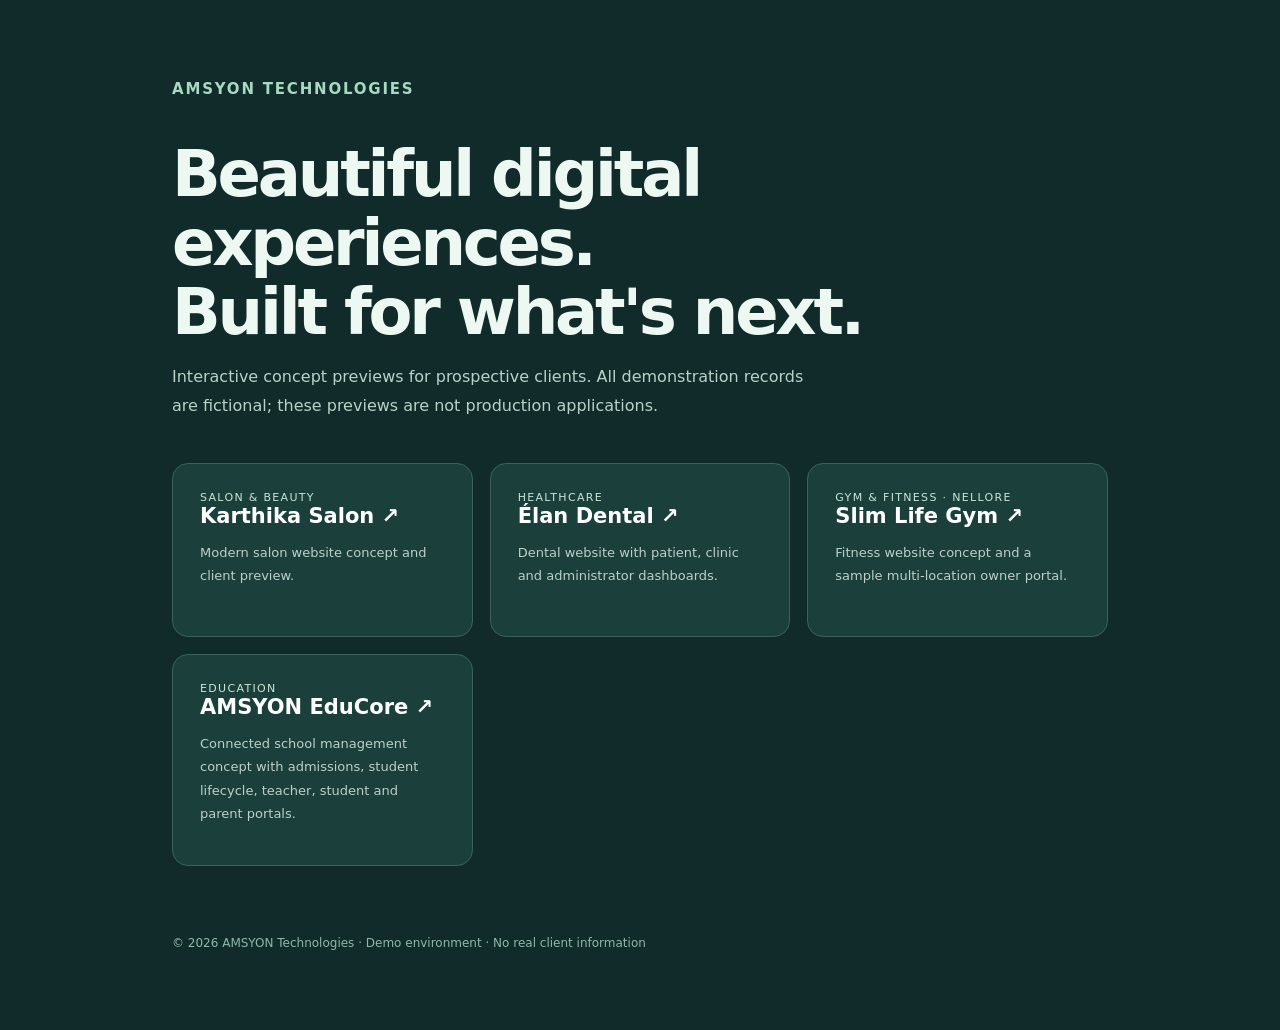
<file: index.html>
<!doctype html><html lang="en"><head><meta charset="utf-8"><meta name="viewport" content="width=device-width,initial-scale=1"><title>AMSYON Technologies | Client Preview Gallery</title><meta name="description" content="AMSYON Technologies client website previews"><style>*{box-sizing:border-box}body{margin:0;background:#102b29;color:#edf8f3;font-family:system-ui,-apple-system,Segoe UI,sans-serif}main{max-width:980px;margin:auto;padding:80px 22px}header{font-weight:800;letter-spacing:.12em;color:#a7d9c0;font-size:15px}h1{font-size:clamp(36px,6vw,64px);line-height:1.08;letter-spacing:-.05em;margin:42px 0 14px}p{color:#bbd1c8;line-height:1.8;max-width:650px}.grid{display:grid;grid-template-columns:repeat(auto-fit,minmax(250px,1fr));gap:17px;margin-top:42px}.card{display:block;background:#1b3f3b;border:1px solid #38635b;border-radius:16px;padding:27px;color:white;text-decoration:none;transition:transform .15s}.card:hover{transform:translateY(-4px);border-color:#b3dfcc}.card h2{font-size:21px;margin:0 0 11px}.card p{font-size:13px;min-height:55px}.tag{color:#c7e6d5;font-size:11px;text-transform:uppercase;letter-spacing:.12em}footer{margin-top:70px;color:#90b7aa;font-size:12px}</style></head><body><main><header>AMSYON TECHNOLOGIES</header><h1>Beautiful digital experiences.<br>Built for what's next.</h1><p>Interactive concept previews for prospective clients. All demonstration records are fictional; these previews are not production applications.</p><div class="grid"><a class="card" href="./karthika/"><div class="tag">Salon & beauty</div><h2>Karthika Salon ↗</h2><p>Modern salon website concept and client preview.</p></a><a class="card" href="./dental-clinic/"><div class="tag">Healthcare</div><h2>Élan Dental ↗</h2><p>Dental website with patient, clinic and administrator dashboards.</p></a><a class="card" href="./slimlife-gym/"><div class="tag">Gym & fitness · Nellore</div><h2>Slim Life Gym ↗</h2><p>Fitness website concept and a sample multi-location owner portal.</p></a><a class="card" href="./school-system/"><div class="tag">Education</div><h2>AMSYON EduCore ↗</h2><p>Connected school management concept with admissions, student lifecycle, teacher, student and parent portals.</p></a></div><footer>© 2026 AMSYON Technologies · Demo environment · No real client information</footer></main></body></html>
</file>
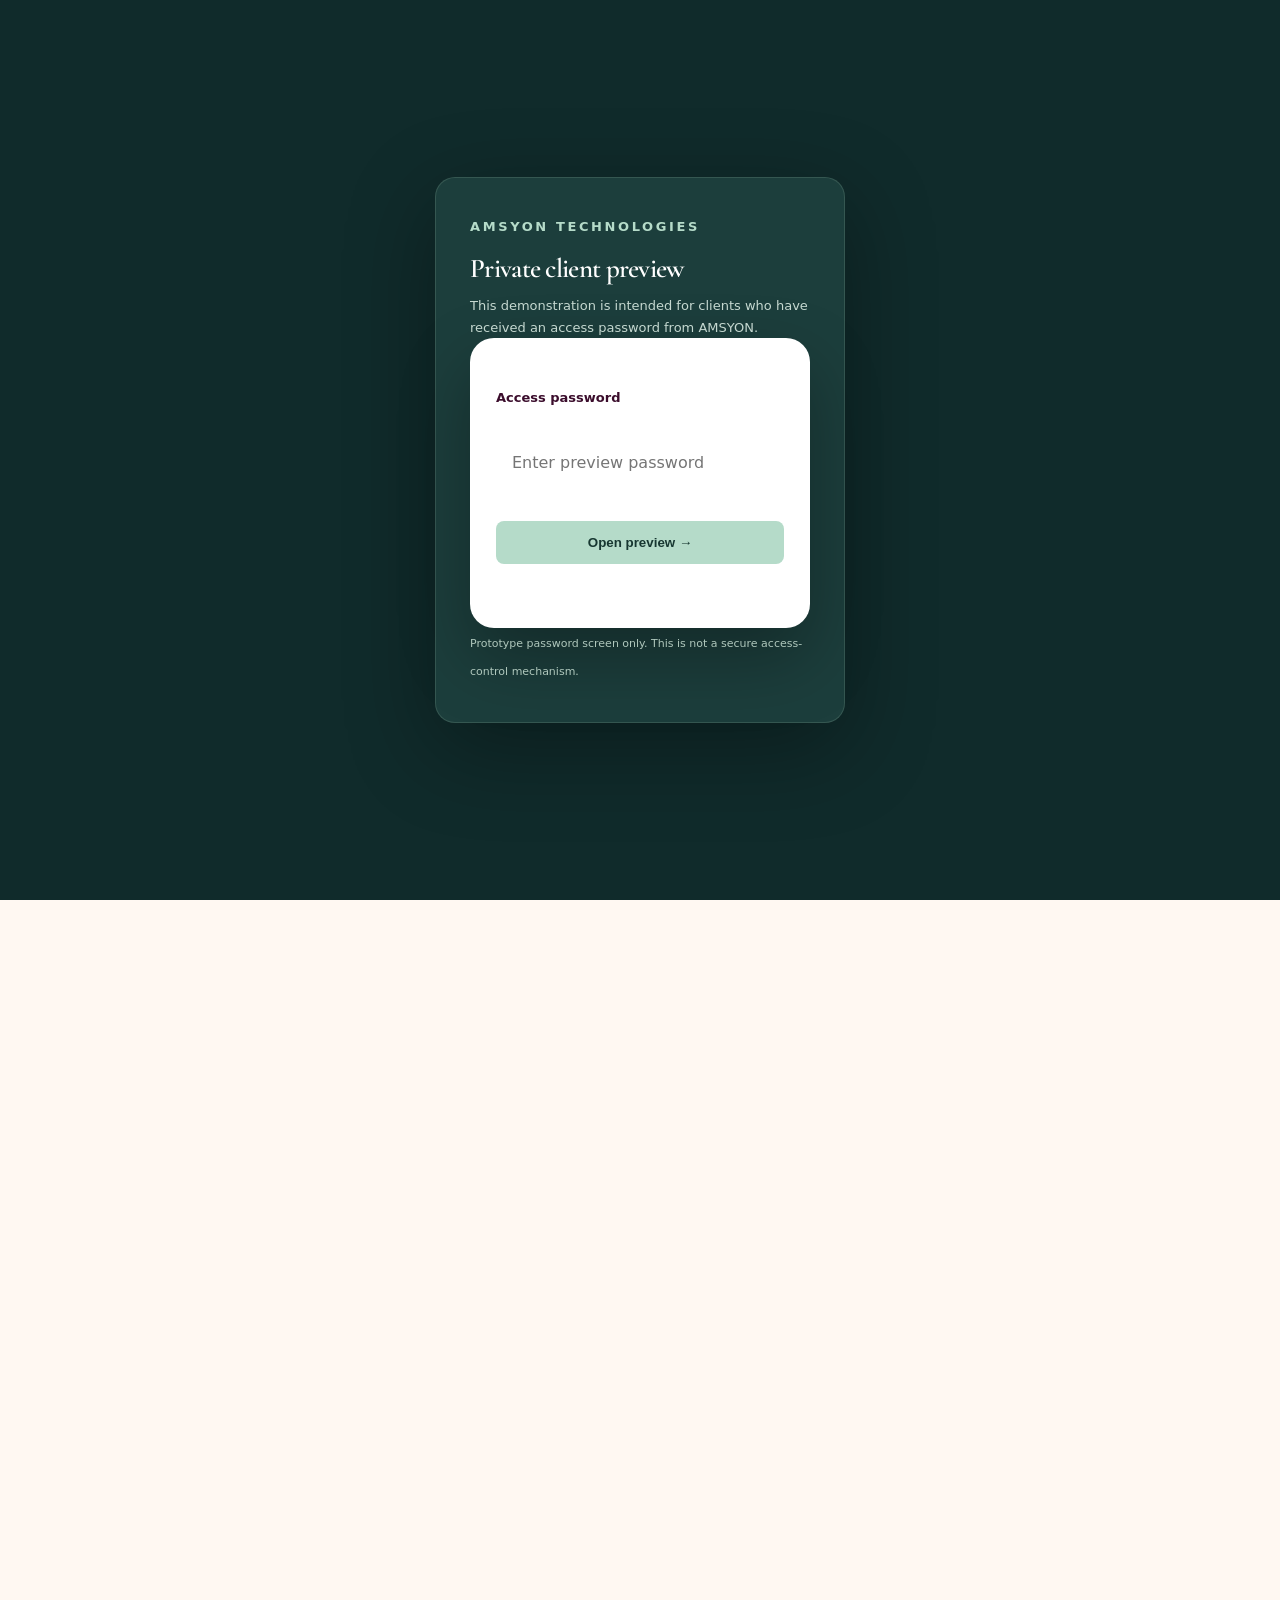
<file: karthika/index.html>
<!DOCTYPE html>
<html lang="en">
<head>
<meta charset="utf-8">
<meta name="viewport" content="width=device-width, initial-scale=1">
<meta name="robots" content="noindex, nofollow">
<title>Karthika's Bridal Studio Sample</title>
<meta name="description" content="Sample website for Karthika's Salon & Bridal Studio, Magunta Layout, Nellore. Prepared by AMSYON Technologies.">
<meta property="og:title" content="Karthika's Salon &amp; Bridal Studio, Nellore">
<meta property="og:description" content="Bridal makeup, pelli jada, saree draping and bridal jewellery in Magunta Layout, Nellore. Book your date on WhatsApp.">
<meta property="og:type" content="website">
<link rel="preconnect" href="https://fonts.googleapis.com">
<link rel="preconnect" href="https://fonts.gstatic.com" crossorigin>
<link href="https://fonts.googleapis.com/css2?family=Cormorant+Garamond:ital,wght@0,500;0,600;0,700;1,500;1,600&family=Jost:wght@400;500;600&family=Hind+Guntur:wght@500;600&display=swap" rel="stylesheet">
<style>
:root{
  --plum:#3B0D2C;
  --plum-2:#5C1846;
  --rose:#C2185B;
  --rose-soft:#F8E1EA;
  --gold:#C9A14A;
  --ivory:#FFF8F2;
  --ink:#2B1623;
  --muted:#76586A;
  --line:#EBD9DF;
  --display:"Cormorant Garamond", Georgia, "Times New Roman", serif;
  --body:"Jost", "Poppins", system-ui, -apple-system, "Segoe UI", sans-serif;
  --telugu:"Hind Guntur", "Noto Sans Telugu", sans-serif;
  /* layout: deep plum hero with an arch portrait frame, ivory sections below, left-aligned editorial rhythm, phone-first */
  color-scheme: light;
}
*{box-sizing:border-box;margin:0;padding:0}
html{scroll-behavior:smooth}
@media (prefers-reduced-motion: reduce){html{scroll-behavior:auto}}
body{background:var(--ivory);color:var(--ink);font-family:var(--body);font-size:17px;line-height:1.6}
img,canvas{max-width:100%;display:block}
a{color:inherit}
:focus-visible{outline:3px solid var(--gold);outline-offset:3px;border-radius:6px}
h1,h2,h3,.step .n,.price{font-family:var(--display);font-weight:600;line-height:1.08;text-wrap:balance;letter-spacing:.2px;font-variant-numeric:lining-nums}
.wrap{width:min(1120px,100% - 40px);margin-inline:auto}
.eyebrow{font-size:13px;letter-spacing:2.2px;text-transform:uppercase;font-weight:500;color:var(--gold)}

/* sample notice */
.demo{background:#1E0716;color:#F3DCE6;font-size:13px;line-height:1.45;padding:9px 0;text-align:left}
.demo .wrap{display:flex;gap:10px;align-items:center;justify-content:space-between;flex-wrap:wrap}
.demo b{color:#fff;font-weight:600}
.demo a{color:var(--gold);text-decoration:none;font-weight:500;white-space:nowrap}

/* header */
header{background:var(--plum);color:#fff;position:sticky;top:0;z-index:20;border-bottom:1px solid rgba(201,161,74,.25)}
header .wrap{display:flex;align-items:center;justify-content:space-between;gap:16px;padding:12px 0}
.brand{display:flex;flex-direction:column;line-height:1;text-decoration:none}
.brand .k{font-family:var(--display);font-style:italic;font-weight:600;font-size:30px;color:#fff}
.brand .k span{color:#F48FB1}
.brand .s{font-size:10.5px;letter-spacing:2.6px;text-transform:uppercase;color:var(--gold);margin-top:4px}
nav{display:flex;gap:22px;align-items:center}
nav a.nl{text-decoration:none;font-size:15px;color:#F3DCE6}
nav a.nl:hover{color:#fff}
.btn{display:inline-flex;align-items:center;justify-content:center;gap:10px;border-radius:999px;padding:13px 22px;font-weight:500;font-size:16px;text-decoration:none;border:1.5px solid transparent;cursor:pointer;font-family:var(--body);transition:transform .15s ease, background .15s ease}
.btn:hover{transform:translateY(-1px)}
.btn-wa{background:#1FAF55;color:#fff}
.btn-wa:hover{background:#18984A}
.btn-gold{background:var(--gold);color:var(--plum)}
.btn-ghost{border-color:rgba(255,255,255,.45);color:#fff}
.btn-ghost:hover{background:rgba(255,255,255,.08)}
.btn-line{border-color:var(--rose);color:var(--rose);background:transparent}
.btn-line:hover{background:var(--rose-soft)}
.btn svg{width:20px;height:20px;flex:none}
.hdr-wa{padding:10px 16px;font-size:14px}
@media (max-width:760px){nav a.nl{display:none}}

/* hero */
.hero{background:radial-gradient(900px 500px at 85% 10%, #6E1D52 0%, transparent 60%), var(--plum);color:#fff;overflow:hidden}
.hero .wrap{display:grid;grid-template-columns:1.15fr .85fr;gap:48px;align-items:center;padding:56px 0 64px}
.hero h1{font-size:clamp(42px,6vw,72px);font-weight:600}
.hero h1 em{font-style:italic;color:#F7B7CF;font-weight:500}
.te{font-family:var(--telugu);font-weight:600;font-size:19px;color:var(--gold);margin-top:14px;line-height:1.5}
.hero p.lede{margin-top:18px;max-width:52ch;color:#F2DCE6;font-size:18px}
.hero .ctas{display:flex;gap:12px;flex-wrap:wrap;margin-top:28px}
.facts{display:flex;flex-wrap:wrap;gap:10px 22px;margin-top:30px;padding-top:22px;border-top:1px solid rgba(201,161,74,.3);font-size:14.5px;color:#EBCFDC}
.facts span{display:flex;align-items:center;gap:8px}
.facts i{width:7px;height:7px;border-radius:50%;background:var(--gold);display:inline-block}
.arch{position:relative;aspect-ratio:4/5;border-radius:999px 999px 28px 28px;overflow:hidden;border:2px solid rgba(201,161,74,.6);box-shadow:0 0 0 10px rgba(201,161,74,.08),0 40px 80px rgba(0,0,0,.35)}
.arch canvas{position:absolute;inset:0;width:100%;height:100%}
.arch .cap{position:absolute;left:0;right:0;bottom:0;padding:22px;background:linear-gradient(transparent,rgba(30,7,22,.85));font-size:14px;color:#F5DFE9}
.arch .cap b{display:block;font-family:var(--display);font-size:24px;font-weight:600;font-style:italic;color:#fff}
@media (max-width:860px){
  .hero .wrap{grid-template-columns:1fr;gap:36px;padding:40px 0 48px}
  .arch{max-width:340px;width:100%;justify-self:center}
}

/* offer band */
.offer{background:linear-gradient(90deg,#B0124F,#D63F7A);color:#fff}
.offer .wrap{display:flex;gap:18px;align-items:center;justify-content:space-between;flex-wrap:wrap;padding:20px 0}
.offer .tag{font-size:12px;letter-spacing:2px;text-transform:uppercase;background:rgba(255,255,255,.18);padding:5px 12px;border-radius:999px;font-weight:600}
.offer h3{font-size:clamp(24px,3vw,30px);font-weight:700}
.offer p{font-size:15px;color:#FFE4EE;margin-top:2px}
.offer .txt{display:flex;flex-direction:column;gap:6px;max-width:720px}

/* sections */
section{padding:72px 0}
.sec-head{display:grid;gap:10px;max-width:640px;margin-bottom:36px}
.sec-head h2{font-size:clamp(34px,4.5vw,48px);color:var(--plum)}
.sec-head p{color:var(--muted)}

/* services */
.grid-3{display:grid;grid-template-columns:repeat(3,1fr);gap:18px}
@media (max-width:900px){.grid-3{grid-template-columns:repeat(2,1fr)}}
@media (max-width:560px){.grid-3{grid-template-columns:1fr}}
.svc{background:#fff;border:1px solid var(--line);border-radius:20px;padding:24px;display:grid;gap:10px;align-content:start}
.svc .ic{width:48px;height:48px;border-radius:14px;background:var(--rose-soft);display:flex;align-items:center;justify-content:center}
.svc .ic svg{width:26px;height:26px}
.svc h3{font-size:26px;color:var(--plum)}
.svc p{color:var(--muted);font-size:15.5px}

/* packages */
.pk-sec{background:#fff;border-block:1px solid var(--line)}
.pkgs{display:grid;grid-template-columns:repeat(3,1fr);gap:18px}
@media (max-width:900px){.pkgs{grid-template-columns:1fr}}
.pkg{border:1px solid var(--line);border-radius:22px;padding:28px;display:flex;flex-direction:column;gap:16px;background:var(--ivory)}
.pkg.hl{background:var(--plum);color:#fff;border-color:var(--plum)}
.pkg h3{font-size:30px;color:var(--plum)}
.pkg.hl h3{color:#fff}
.pkg .for{font-size:14px;color:var(--muted)}
.pkg.hl .for{color:#EBCFDC}
.pkg ul{list-style:none;display:grid;gap:9px;font-size:15.5px}
.pkg li{display:flex;gap:10px;align-items:flex-start}
.pkg li svg{width:18px;height:18px;flex:none;margin-top:4px}
.pkg .price{font-family:var(--display);font-size:22px;font-style:italic;color:var(--rose);margin-top:auto}
.pkg.hl .price{color:#F7B7CF}
.pkg .btn{align-self:flex-start}
.pkg.hl .btn-line{border-color:var(--gold);color:var(--gold)}
.pkg.hl .btn-line:hover{background:rgba(201,161,74,.12)}
.note{margin-top:18px;font-size:14px;color:var(--muted)}

/* gallery */
.gal{display:grid;grid-template-columns:repeat(4,1fr);gap:14px}
@media (max-width:900px){.gal{grid-template-columns:repeat(2,1fr)}}
.tile{position:relative;aspect-ratio:3/4;border-radius:18px;overflow:hidden;background:var(--plum)}
.tile canvas{position:absolute;inset:0;width:100%;height:100%}
.tile .lbl{position:absolute;left:12px;right:12px;bottom:12px;color:#fff;font-family:var(--display);font-style:italic;font-weight:600;font-size:22px;line-height:1.1;text-shadow:0 2px 12px rgba(0,0,0,.4)}
.tile .lbl small{display:block;font-family:var(--body);font-style:normal;font-size:12px;letter-spacing:1.4px;text-transform:uppercase;color:#F3D99B;margin-top:4px;font-weight:500}
.gal-foot{display:flex;gap:14px;align-items:center;justify-content:space-between;flex-wrap:wrap;margin-top:22px}
.gal-foot p{color:var(--muted);font-size:15px;max-width:60ch}

/* steps */
.steps{display:grid;grid-template-columns:repeat(3,1fr);gap:18px;counter-reset:s}
@media (max-width:760px){.steps{grid-template-columns:1fr}}
.step{border-top:2px solid var(--gold);padding-top:18px;display:grid;gap:6px}
.step .n{font-family:var(--display);font-size:44px;line-height:1;color:var(--rose);font-weight:600}
.step h3{font-size:26px;color:var(--plum)}
.step p{color:var(--muted);font-size:15.5px}

/* booking */
.book{background:var(--plum);color:#fff}
.book .wrap{display:grid;grid-template-columns:.9fr 1.1fr;gap:44px;align-items:start}
@media (max-width:860px){.book .wrap{grid-template-columns:1fr}}
.book h2{font-size:clamp(34px,4.5vw,48px)}
.book .side p{color:#EBCFDC;margin-top:12px;max-width:44ch}
.contact{display:grid;gap:14px;margin-top:26px}
.contact div{display:flex;gap:14px;align-items:flex-start}
.contact svg{width:22px;height:22px;flex:none;margin-top:3px}
.contact b{display:block;font-weight:500;color:#fff}
.contact span{color:#EBCFDC;font-size:15.5px}
.contact a{color:var(--gold);text-decoration:none}
form{background:#fff;color:var(--ink);border-radius:24px;padding:26px;display:grid;gap:16px;box-shadow:0 30px 70px rgba(0,0,0,.3)}
.row2{display:grid;grid-template-columns:1fr 1fr;gap:14px}
@media (max-width:520px){.row2{grid-template-columns:1fr}}
label{display:grid;gap:6px;font-size:14px;font-weight:500;color:var(--plum)}
input,select,textarea{font:inherit;font-size:16px;color:var(--ink);background:var(--ivory);border:1.5px solid var(--line);border-radius:12px;padding:12px 14px;width:100%}
input:focus,select:focus,textarea:focus{border-color:var(--rose);outline:none;box-shadow:0 0 0 3px rgba(194,24,91,.15)}
textarea{min-height:84px;resize:vertical}
form .btn-wa{width:100%;padding:16px;font-size:17px}
.fine{font-size:13px;color:var(--muted)}

/* visit */
.visit .wrap{display:grid;grid-template-columns:1fr 1fr;gap:18px}
@media (max-width:760px){.visit .wrap{grid-template-columns:1fr}}
.card{background:#fff;border:1px solid var(--line);border-radius:22px;padding:28px;display:grid;gap:12px;align-content:start}
.card h3{font-size:30px;color:var(--plum)}
.card p{color:var(--muted)}
.hours{display:grid;grid-template-columns:auto 1fr;gap:4px 18px;font-size:15.5px}
.hours dt{color:var(--muted)}
.hours dd{font-variant-numeric:tabular-nums;color:var(--ink)}
.card .btns{display:flex;gap:10px;flex-wrap:wrap;margin-top:6px}

footer{background:#1E0716;color:#CDB0BF;font-size:14px;padding:30px 0 96px}
footer .wrap{display:flex;gap:16px;justify-content:space-between;flex-wrap:wrap}
footer a{color:var(--gold);text-decoration:none}

/* floating WhatsApp */
.fab{position:fixed;right:18px;bottom:18px;z-index:30;width:60px;height:60px;border-radius:50%;background:#1FAF55;display:flex;align-items:center;justify-content:center;box-shadow:0 12px 30px rgba(0,0,0,.3)}
.fab svg{width:32px;height:32px}
</style>

<style id="amsyon-preview-lock-style">
html.amsyon-locked body>*:not(#amsyon-gate){visibility:hidden!important}
#amsyon-gate{position:fixed;inset:0;z-index:2147483647;background:#102b2b;color:#f9fcfa;display:grid;place-items:center;padding:20px;font-family:system-ui,-apple-system,sans-serif}
#amsyon-gate .amsyon-box{width:min(100%,410px);padding:39px 34px;border:1px solid #54776b70;background:#1c3e3c;border-radius:20px;box-shadow:0 25px 90px #0005}
#amsyon-gate h2{font-size:27px;letter-spacing:-.7px;margin:0 0 12px;color:white}
#amsyon-gate p{line-height:1.65;color:#c5d8d0;font-size:13px}
#amsyon-gate label{display:block;font-weight:700;margin:24px 0 9px;font-size:13px}
#amsyon-gate input{width:100%;padding:14px;background:white;color:#142c2c;border:2px solid transparent;border-radius:8px;box-sizing:border-box}
#amsyon-gate button{width:100%;margin-top:14px;padding:14px;background:#b5dbc9;border:0;border-radius:8px;color:#173731;font-weight:800;cursor:pointer}
#amsyon-gate .amsyon-error{min-height:22px;color:#ffd1c7!important}
#amsyon-gate small{font-size:11px;color:#afc7bc}
</style>
<script id="amsyon-preview-lock-script">
(function(){
  "use strict";
  var key="amsyon-preview-visitor-unlocked-v1";
  var expected="dd593482029005cdec14f5dfd1e2005c4bdfc3d67537582da0ee107374c73dbe";
  try { if(sessionStorage.getItem(key)==="yes") return; }catch(e){}
  document.documentElement.classList.add("amsyon-locked");
  function addGate(){
    var gate=document.createElement("div");gate.id="amsyon-gate";
    gate.innerHTML='<div class="amsyon-box"><div style="font-size:13px;font-weight:800;letter-spacing:.2em;color:#b5dbc9;margin-bottom:16px">AMSYON TECHNOLOGIES</div><h2>Private client preview</h2><p>This demonstration is intended for clients who have received an access password from AMSYON.</p><form id="amsyon-unlock-form"><label for="amsyon-password">Access password</label><input type="password" id="amsyon-password" autocomplete="off" required placeholder="Enter preview password"><button type="submit">Open preview →</button><p class="amsyon-error" role="alert" id="amsyon-unlock-error"></p></form><small>Prototype password screen only. This is not a secure access-control mechanism.</small></div>';
    document.body.appendChild(gate);
    document.getElementById("amsyon-unlock-form").addEventListener("submit",async function(ev){
      ev.preventDefault();
      var pwd=document.getElementById("amsyon-password").value;
      var data=new TextEncoder().encode(pwd);
      var hash=Array.from(new Uint8Array(await crypto.subtle.digest("SHA-256",data))).map(x=>x.toString(16).padStart(2,"0")).join("");
      if(hash===expected){
        try{sessionStorage.setItem(key,"yes")}catch(e){}
        document.documentElement.classList.remove("amsyon-locked");gate.remove();
      }else{document.getElementById("amsyon-unlock-error").textContent="Incorrect password. Please try again.";document.getElementById("amsyon-password").value=""}
    });
  }
  if(document.readyState==="loading")document.addEventListener("DOMContentLoaded",addGate,{once:true});else addGate();
})();
</script>
</head>
<body>

<div class="demo" role="note">
  <div class="wrap">
    <span><b>Sample website</b> made for Karthika's Bridal Studio by AMSYON Technologies. This is a preview, not the studio's live site yet.</span>
    <a href="https://www.amsyon.com">www.amsyon.com</a>
  </div>
</div>

<header>
  <div class="wrap">
    <a class="brand" href="#top" aria-label="Karthika's Salon and Bridal Studio, home">
      <span class="k">Karthika<span>'s</span></span>
      <span class="s">Salon &amp; Bridal Studio</span>
    </a>
    <nav aria-label="Main">
      <a class="nl" href="#services">Services</a>
      <a class="nl" href="#packages">Packages</a>
      <a class="nl" href="#gallery">Gallery</a>
      <a class="nl" href="#book">Book</a>
      <a class="btn btn-wa hdr-wa wa-link" data-msg="Hi Karthika's Bridal Studio, I'd like to know more about your bridal makeup." href="https://wa.me/918500131338">
        <svg viewBox="0 0 24 24" fill="#fff" aria-hidden="true"><path d="M12 2a10 10 0 00-8.6 15.1L2 22l5-1.3A10 10 0 1012 2zm0 18.2a8.2 8.2 0 01-4.2-1.2l-.3-.2-3 .8.8-2.9-.2-.3A8.2 8.2 0 1112 20.2zm4.5-6.1c-.2-.1-1.5-.7-1.7-.8-.2-.1-.4-.1-.6.1l-.8 1c-.1.2-.3.2-.5.1a6.7 6.7 0 01-3.3-2.9c-.2-.4.2-.4.7-1.3.1-.2 0-.3 0-.4l-.8-1.8c-.2-.5-.4-.4-.6-.4h-.5a1 1 0 00-.7.3 3 3 0 00-.9 2.2 5.2 5.2 0 001.1 2.7 11.8 11.8 0 004.5 4c1.7.7 2.3.8 3.2.6a2.7 2.7 0 001.7-1.2 2.2 2.2 0 00.2-1.2c-.1-.1-.3-.2-.5-.3z"/></svg>
        WhatsApp
      </a>
    </nav>
  </div>
</header>

<main id="top">
  <section class="hero" aria-labelledby="h-hero">
    <div class="wrap">
      <div>
        <p class="eyebrow">Bridal makeup artist · Magunta Layout, Nellore</p>
        <h1 id="h-hero">Your wedding day. <em>Your most beautiful self.</em></h1>
        <p class="te" lang="te">మీ పెళ్లి రోజు, ఎప్పటికీ గుర్తుండే అందం</p>
        <p class="lede">HD and airbrush bridal makeup, hairstyling, pelli jada, saree draping and matching bridal jewellery. Everything your look needs, in one studio.</p>
        <div class="ctas">
          <a class="btn btn-wa wa-link" data-msg="Hi Karthika's Bridal Studio, I'd like to check if my wedding date is available." href="https://wa.me/918500131338">
            <svg viewBox="0 0 24 24" fill="#fff" aria-hidden="true"><path d="M12 2a10 10 0 00-8.6 15.1L2 22l5-1.3A10 10 0 1012 2zm0 18.2a8.2 8.2 0 01-4.2-1.2l-.3-.2-3 .8.8-2.9-.2-.3A8.2 8.2 0 1112 20.2zm4.5-6.1c-.2-.1-1.5-.7-1.7-.8-.2-.1-.4-.1-.6.1l-.8 1c-.1.2-.3.2-.5.1a6.7 6.7 0 01-3.3-2.9c-.2-.4.2-.4.7-1.3.1-.2 0-.3 0-.4l-.8-1.8c-.2-.5-.4-.4-.6-.4h-.5a1 1 0 00-.7.3 3 3 0 00-.9 2.2 5.2 5.2 0 001.1 2.7 11.8 11.8 0 004.5 4c1.7.7 2.3.8 3.2.6a2.7 2.7 0 001.7-1.2 2.2 2.2 0 00.2-1.2c-.1-.1-.3-.2-.5-.3z"/></svg>
            Check my date on WhatsApp
          </a>
          <a class="btn btn-ghost" href="#packages">See packages</a>
        </div>
        <div class="facts">
          <span><i></i>HD &amp; airbrush makeup</span>
          <span><i></i>Pelli jada &amp; floral art</span>
          <span><i></i>Open every day, 10 AM to 8 PM</span>
        </div>
      </div>
      <div class="arch" aria-label="Space for the studio's signature bridal photo">
        <canvas data-motif="0"></canvas>
        <div class="cap"><b>Your signature bride</b>Your best bridal photo goes here</div>
      </div>
    </div>
  </section>

  <div class="offer">
    <div class="wrap">
      <div class="txt">
        <span class="tag">Wedding season offer</span>
        <h3>Book 3 HD makeups, get pre-bridal care free</h3>
        <p>Threading, waxing, bridal glow facial, pedicure and manicure, on us.</p>
      </div>
      <a class="btn btn-gold wa-link" data-msg="Hi, I'd like to know about the offer: book 3 HD makeups and get pre-bridal services free." href="https://wa.me/918500131338">Claim the offer</a>
    </div>
  </div>

  <section id="services" aria-labelledby="h-svc">
    <div class="wrap">
      <div class="sec-head">
        <p class="eyebrow" style="color:var(--rose)">What we do</p>
        <h2 id="h-svc">Every part of your bridal look</h2>
        <p>From the first trial to the last photo of the night, one team takes care of your makeup, hair, draping and jewellery.</p>
      </div>
      <div class="grid-3">
        <article class="svc"><div class="ic"><svg viewBox="0 0 24 24" fill="none" stroke="#C2185B" stroke-width="1.7" stroke-linecap="round" stroke-linejoin="round"><circle cx="12" cy="10" r="6"/><path d="M9 9.5h.01M15 9.5h.01M9.5 13c1.4 1 3.6 1 5 0M7 19c1.5 1.5 8.5 1.5 10 0"/></svg></div><h3>HD Bridal Makeup</h3><p>Soft, camera-ready skin that looks natural in person and flawless in every photo.</p></article>
        <article class="svc"><div class="ic"><svg viewBox="0 0 24 24" fill="none" stroke="#C2185B" stroke-width="1.7" stroke-linecap="round" stroke-linejoin="round"><path d="M4 20l6-6M10 14l3-8 5 5-8 3zM15 4l5 5"/><path d="M5 7h.01M8 4h.01M3 11h.01"/></svg></div><h3>Airbrush Makeup</h3><p>Light, long-wearing coverage that stays fresh through a long muhurtham and the reception.</p></article>
        <article class="svc"><div class="ic"><svg viewBox="0 0 24 24" fill="none" stroke="#C2185B" stroke-width="1.7" stroke-linecap="round" stroke-linejoin="round"><path d="M12 3c-3 0-5 2.5-5 6 0 3 2 4.5 2 7v5M12 3c3 0 5 2.5 5 6 0 3-2 4.5-2 7v5"/><circle cx="12" cy="14" r="1.2"/><circle cx="12" cy="18" r="1.2"/></svg></div><h3>Hairstyling &amp; Pelli Jada</h3><p>Traditional jada, elegant buns and modern styles, finished with fresh flowers.</p></article>
        <article class="svc"><div class="ic"><svg viewBox="0 0 24 24" fill="none" stroke="#C2185B" stroke-width="1.7" stroke-linecap="round" stroke-linejoin="round"><path d="M8 3h8l-1 5 4 13H5L9 8z"/><path d="M9 8h6M7 15c3 1 7 1 10 0"/></svg></div><h3>Saree Draping</h3><p>Neat, secure draping for pattu sarees, half sarees and lehengas that holds all day.</p></article>
        <article class="svc"><div class="ic"><svg viewBox="0 0 24 24" fill="none" stroke="#C2185B" stroke-width="1.7" stroke-linecap="round" stroke-linejoin="round"><path d="M12 21c-4-2.5-7-5.5-7-10a7 7 0 0114 0c0 4.5-3 7.5-7 10z"/><path d="M12 8v6M9 11h6"/></svg></div><h3>Pre-bridal Care</h3><p>Bridal glow facial, waxing, threading, manicure and pedicure in the weeks before your day.</p></article>
        <article class="svc"><div class="ic"><svg viewBox="0 0 24 24" fill="none" stroke="#C2185B" stroke-width="1.7" stroke-linecap="round" stroke-linejoin="round"><path d="M4 5c2 6 5 9 8 9s6-3 8-9"/><circle cx="12" cy="17" r="3"/><path d="M7 9.5h.01M17 9.5h.01M9.5 12h.01M14.5 12h.01"/></svg></div><h3>Bridal Jewellery</h3><p>Matching jewellery sets chosen with your saree, so your whole look comes together.</p></article>
      </div>
    </div>
  </section>

  <section class="pk-sec" id="packages" aria-labelledby="h-pk">
    <div class="wrap">
      <div class="sec-head">
        <p class="eyebrow" style="color:var(--rose)">Packages</p>
        <h2 id="h-pk">Choose the look for each event</h2>
        <p>Every package includes a consultation, so we plan your look around your saree, your jewellery and your skin.</p>
      </div>
      <div class="pkgs">
        <article class="pkg">
          <div><h3>Engagement &amp; Reception</h3><p class="for">For engagement, reception, haldi and half-saree functions</p></div>
          <ul>
            <li><svg viewBox="0 0 24 24" fill="none" stroke="#C2185B" stroke-width="2.4" stroke-linecap="round" stroke-linejoin="round"><path d="M5 12.5l4.2 4.2L19 7"/></svg>HD party makeup</li>
            <li><svg viewBox="0 0 24 24" fill="none" stroke="#C2185B" stroke-width="2.4" stroke-linecap="round" stroke-linejoin="round"><path d="M5 12.5l4.2 4.2L19 7"/></svg>Hairstyling of your choice</li>
            <li><svg viewBox="0 0 24 24" fill="none" stroke="#C2185B" stroke-width="2.4" stroke-linecap="round" stroke-linejoin="round"><path d="M5 12.5l4.2 4.2L19 7"/></svg>Saree or lehenga draping</li>
          </ul>
          <p class="price">Price on request</p>
          <a class="btn btn-line wa-link" data-msg="Hi, please share the price for the Engagement & Reception package." href="https://wa.me/918500131338">Ask the price</a>
        </article>
        <article class="pkg hl">
          <div><h3>Bridal HD</h3><p class="for">For the muhurtham, our most complete bridal look</p></div>
          <ul>
            <li><svg viewBox="0 0 24 24" fill="none" stroke="#C9A14A" stroke-width="2.4" stroke-linecap="round" stroke-linejoin="round"><path d="M5 12.5l4.2 4.2L19 7"/></svg>HD bridal makeup</li>
            <li><svg viewBox="0 0 24 24" fill="none" stroke="#C9A14A" stroke-width="2.4" stroke-linecap="round" stroke-linejoin="round"><path d="M5 12.5l4.2 4.2L19 7"/></svg>Pelli jada with fresh flowers</li>
            <li><svg viewBox="0 0 24 24" fill="none" stroke="#C9A14A" stroke-width="2.4" stroke-linecap="round" stroke-linejoin="round"><path d="M5 12.5l4.2 4.2L19 7"/></svg>Pattu saree draping</li>
            <li><svg viewBox="0 0 24 24" fill="none" stroke="#C9A14A" stroke-width="2.4" stroke-linecap="round" stroke-linejoin="round"><path d="M5 12.5l4.2 4.2L19 7"/></svg>Bridal jewellery styling</li>
          </ul>
          <p class="price">Price on request</p>
          <a class="btn btn-line wa-link" data-msg="Hi, please share the price for the Bridal HD package." href="https://wa.me/918500131338">Ask the price</a>
        </article>
        <article class="pkg">
          <div><h3>Bridal Airbrush</h3><p class="for">For long ceremonies and hot days</p></div>
          <ul>
            <li><svg viewBox="0 0 24 24" fill="none" stroke="#C2185B" stroke-width="2.4" stroke-linecap="round" stroke-linejoin="round"><path d="M5 12.5l4.2 4.2L19 7"/></svg>Airbrush bridal makeup</li>
            <li><svg viewBox="0 0 24 24" fill="none" stroke="#C2185B" stroke-width="2.4" stroke-linecap="round" stroke-linejoin="round"><path d="M5 12.5l4.2 4.2L19 7"/></svg>Pelli jada with fresh flowers</li>
            <li><svg viewBox="0 0 24 24" fill="none" stroke="#C2185B" stroke-width="2.4" stroke-linecap="round" stroke-linejoin="round"><path d="M5 12.5l4.2 4.2L19 7"/></svg>Pattu saree draping</li>
            <li><svg viewBox="0 0 24 24" fill="none" stroke="#C2185B" stroke-width="2.4" stroke-linecap="round" stroke-linejoin="round"><path d="M5 12.5l4.2 4.2L19 7"/></svg>Bridal jewellery styling</li>
          </ul>
          <p class="price">Price on request</p>
          <a class="btn btn-line wa-link" data-msg="Hi, please share the price for the Bridal Airbrush package." href="https://wa.me/918500131338">Ask the price</a>
        </article>
      </div>
      <p class="note">Family and bridesmaids can be ready with you on the same day. Ask us for group rates.</p>
    </div>
  </section>

  <section id="gallery" aria-labelledby="h-gal">
    <div class="wrap">
      <div class="sec-head">
        <p class="eyebrow" style="color:var(--rose)">Gallery</p>
        <h2 id="h-gal">Our brides, our best work</h2>
        <p>On the live site, these frames show your favourite bridal photos from Instagram.</p>
      </div>
      <div class="gal">
        <div class="tile"><canvas data-motif="1"></canvas><div class="lbl">Muhurtham look<small>Your photo</small></div></div>
        <div class="tile"><canvas data-motif="2"></canvas><div class="lbl">Reception glam<small>Your photo</small></div></div>
        <div class="tile"><canvas data-motif="3"></canvas><div class="lbl">Engagement<small>Your photo</small></div></div>
        <div class="tile"><canvas data-motif="4"></canvas><div class="lbl">Pelli jada<small>Your photo</small></div></div>
        <div class="tile"><canvas data-motif="5"></canvas><div class="lbl">Floral art<small>Your photo</small></div></div>
        <div class="tile"><canvas data-motif="6"></canvas><div class="lbl">Saree draping<small>Your photo</small></div></div>
        <div class="tile"><canvas data-motif="7"></canvas><div class="lbl">Bridal jewellery<small>Your photo</small></div></div>
        <div class="tile"><canvas data-motif="8"></canvas><div class="lbl">Bridesmaids<small>Your photo</small></div></div>
      </div>
      <div class="gal-foot">
        <p>See over 300 looks on Instagram, updated with every wedding season.</p>
        <a class="btn btn-line" href="https://www.instagram.com/nellore_makeup_artist/">@nellore_makeup_artist</a>
      </div>
    </div>
  </section>

  <section class="pk-sec" aria-labelledby="h-steps">
    <div class="wrap">
      <div class="sec-head">
        <p class="eyebrow" style="color:var(--rose)">How booking works</p>
        <h2 id="h-steps">Three steps to your wedding look</h2>
      </div>
      <div class="steps">
        <div class="step"><span class="n">1</span><h3>Send your date</h3><p>Message us your wedding date and events on WhatsApp. We confirm if your date is free.</p></div>
        <div class="step"><span class="n">2</span><h3>Plan your look</h3><p>Visit the studio, bring your saree and jewellery ideas, and choose your package.</p></div>
        <div class="step"><span class="n">3</span><h3>Your day</h3><p>Relax. We get you ready, calm and on time, for every photo you will keep forever.</p></div>
      </div>
    </div>
  </section>

  <section class="book" id="book" aria-labelledby="h-book">
    <div class="wrap">
      <div class="side">
        <p class="eyebrow">Book your date</p>
        <h2 id="h-book">Wedding dates fill fast in the season</h2>
        <p>Fill this in and tap the button. WhatsApp opens with your details ready to send to the studio.</p>
        <div class="contact">
          <div><svg viewBox="0 0 24 24" fill="none" stroke="#C9A14A" stroke-width="1.8" stroke-linecap="round" stroke-linejoin="round"><path d="M5 4h4l2 5-2.5 1.5a11 11 0 005 5L15 13l5 2v4a2 2 0 01-2 2A16 16 0 013 6a2 2 0 012-2"/></svg><span><b>Call or WhatsApp</b><a href="tel:+918500131338">+91 85001 31338</a> · <a href="tel:+919959441555">+91 99594 41555</a></span></div>
          <div><svg viewBox="0 0 24 24" fill="none" stroke="#C9A14A" stroke-width="1.8" stroke-linecap="round" stroke-linejoin="round"><path d="M12 21s-7-6.1-7-11a7 7 0 0114 0c0 4.9-7 11-7 11z"/><circle cx="12" cy="10" r="2.5"/></svg><span><b>Studio</b>3rd floor, Ira Building, D-Mart Road, behind Sri Venkateswara Swamy Temple, Magunta Layout, Nellore 524003</span></div>
        </div>
      </div>
      <form id="bookform" novalidate>
        <div class="row2">
          <label for="f-name">Your name<input id="f-name" name="name" autocomplete="name" placeholder="e.g. Sravya"></label>
          <label for="f-event">Event<select id="f-event" name="event">
            <option>Wedding (muhurtham)</option>
            <option>Engagement</option>
            <option>Reception</option>
            <option>Haldi or mehendi</option>
            <option>Half-saree function</option>
            <option>Other function</option>
          </select></label>
        </div>
        <div class="row2">
          <label for="f-date">Event date<input id="f-date" name="date" type="date"></label>
          <label for="f-people">People getting ready<select id="f-people" name="people">
            <option>Only the bride</option>
            <option>Bride + 1</option>
            <option>Bride + 2</option>
            <option>Bride + 3 or more</option>
          </select></label>
        </div>
        <label for="f-pkg">Package<select id="f-pkg" name="pkg">
          <option>Bridal HD</option>
          <option>Bridal Airbrush</option>
          <option>Engagement &amp; Reception</option>
          <option>Not sure yet, please suggest</option>
        </select></label>
        <label for="f-note">Anything else? (optional)<textarea id="f-note" name="note" placeholder="Saree colour, venue, timing, questions"></textarea></label>
        <a id="f-send" class="btn btn-wa" href="https://wa.me/918500131338">
          <svg viewBox="0 0 24 24" fill="#fff" aria-hidden="true"><path d="M12 2a10 10 0 00-8.6 15.1L2 22l5-1.3A10 10 0 1012 2zm0 18.2a8.2 8.2 0 01-4.2-1.2l-.3-.2-3 .8.8-2.9-.2-.3A8.2 8.2 0 1112 20.2zm4.5-6.1c-.2-.1-1.5-.7-1.7-.8-.2-.1-.4-.1-.6.1l-.8 1c-.1.2-.3.2-.5.1a6.7 6.7 0 01-3.3-2.9c-.2-.4.2-.4.7-1.3.1-.2 0-.3 0-.4l-.8-1.8c-.2-.5-.4-.4-.6-.4h-.5a1 1 0 00-.7.3 3 3 0 00-.9 2.2 5.2 5.2 0 001.1 2.7 11.8 11.8 0 004.5 4c1.7.7 2.3.8 3.2.6a2.7 2.7 0 001.7-1.2 2.2 2.2 0 00.2-1.2c-.1-.1-.3-.2-.5-.3z"/></svg>
          Send booking request on WhatsApp
        </a>
        <p class="fine">Nothing is booked until the studio confirms your date with you.</p>
      </form>
    </div>
  </section>

  <section class="visit" aria-labelledby="h-visit">
    <div class="wrap">
      <div class="card">
        <p class="eyebrow" style="color:var(--rose)">Visit the studio</p>
        <h3 id="h-visit">Magunta Layout, Nellore</h3>
        <p>3rd floor, Ira Building, D-Mart Road, behind Sri Venkateswara Swamy Temple, Magunta Layout, Nellore 524003</p>
        <dl class="hours"><dt>Every day</dt><dd>10:00 AM to 8:00 PM</dd></dl>
        <div class="btns">
          <a class="btn btn-line" href="https://www.google.com/maps/search/?api=1&amp;query=Karthika%27s%20Bridal%20Studio%20Magunta%20Layout%20Nellore">Get directions</a>
        </div>
      </div>
      <div class="card">
        <p class="eyebrow" style="color:var(--rose)">Reviews</p>
        <h3>What brides say about us</h3>
        <p>Read reviews from brides and their families on Google, and see our latest looks on Instagram.</p>
        <div class="btns">
          <a class="btn btn-line" href="https://www.google.com/maps/search/?api=1&amp;query=Karthika%27s%20Bridal%20Studio%20Magunta%20Layout%20Nellore">Read Google reviews</a>
          <a class="btn btn-line" href="https://www.instagram.com/nellore_makeup_artist/">Instagram</a>
        </div>
      </div>
    </div>
  </section>
</main>

<footer>
  <div class="wrap">
    <span>© 2026 Karthika's Salon &amp; Bridal Studio, Nellore</span>
    <span>Sample website by AMSYON Technologies · <a href="https://www.amsyon.com">www.amsyon.com</a> · apex@amsyon.com</span>
  </div>
</footer>

<a class="fab wa-link" data-msg="Hi Karthika's Bridal Studio, I'd like to know more about your bridal makeup." href="https://wa.me/918500131338" aria-label="Chat on WhatsApp">
  <svg viewBox="0 0 24 24" fill="#fff" aria-hidden="true"><path d="M12 2a10 10 0 00-8.6 15.1L2 22l5-1.3A10 10 0 1012 2zm0 18.2a8.2 8.2 0 01-4.2-1.2l-.3-.2-3 .8.8-2.9-.2-.3A8.2 8.2 0 1112 20.2zm4.5-6.1c-.2-.1-1.5-.7-1.7-.8-.2-.1-.4-.1-.6.1l-.8 1c-.1.2-.3.2-.5.1a6.7 6.7 0 01-3.3-2.9c-.2-.4.2-.4.7-1.3.1-.2 0-.3 0-.4l-.8-1.8c-.2-.5-.4-.4-.6-.4h-.5a1 1 0 00-.7.3 3 3 0 00-.9 2.2 5.2 5.2 0 001.1 2.7 11.8 11.8 0 004.5 4c1.7.7 2.3.8 3.2.6a2.7 2.7 0 001.7-1.2 2.2 2.2 0 00.2-1.2c-.1-.1-.3-.2-.5-.3z"/></svg>
</a>

<script>
(function(){
  var WA = "918500131338";
  function wa(msg){ return "https://wa.me/" + WA + "?text=" + encodeURIComponent(msg); }
  document.querySelectorAll("a.wa-link[data-msg]").forEach(function(a){ a.href = wa(a.getAttribute("data-msg")); });

  // booking form builds the WhatsApp message live
  var f = document.getElementById("bookform"), send = document.getElementById("f-send");
  function fmtDate(v){
    if(!v) return "not decided yet";
    var p = v.split("-"); var m=["Jan","Feb","Mar","Apr","May","Jun","Jul","Aug","Sep","Oct","Nov","Dec"];
    return p[2] + " " + m[parseInt(p[1],10)-1] + " " + p[0];
  }
  function update(){
    var g = function(id){ return (document.getElementById(id).value || "").trim(); };
    var lines = [
      "Hi Karthika's Bridal Studio, I'd like to book.",
      "Name: " + (g("f-name") || "(not given)"),
      "Event: " + g("f-event"),
      "Date: " + fmtDate(g("f-date")),
      "People: " + g("f-people"),
      "Package: " + g("f-pkg")
    ];
    if(g("f-note")) lines.push("Note: " + g("f-note"));
    send.href = wa(lines.join("\n"));
  }
  f.addEventListener("input", update); f.addEventListener("change", update);
  f.addEventListener("submit", function(e){ e.preventDefault(); });
  update();

  // decorative motifs (gold rangoli-style line art) for the photo frames
  var palettes = [
    ["#5C1846","#3B0D2C"],["#7A1E4E","#3B0D2C"],["#A3164F","#4A1036"],["#2F5E46","#173327"],
    ["#6B2A5C","#2E0B24"],["#8E3B2E","#3E1410"],["#4E2A6B","#22102F"],["#B0124F","#5C1846"],["#3F4E7A","#1C2440"]
  ];
  function rnd(seed){ var s = seed*9301+49297; return function(){ s = (s*9301+49297)%233280; return s/233280; }; }
  function draw(c){
    var i = parseInt(c.getAttribute("data-motif"),10) || 0;
    var r = c.getBoundingClientRect(), dpr = Math.min(window.devicePixelRatio||1, 2);
    var w = Math.max(10, r.width), h = Math.max(10, r.height);
    c.width = w*dpr; c.height = h*dpr;
    var x = c.getContext("2d"); x.scale(dpr,dpr);
    var p = palettes[i % palettes.length], R = rnd(i+3);
    var g = x.createLinearGradient(0,0,w,h); g.addColorStop(0,p[0]); g.addColorStop(1,p[1]);
    x.fillStyle = g; x.fillRect(0,0,w,h);
    var cx = w*(0.5 + (R()-0.5)*0.2), cy = h*(i===0?0.42:0.45), base = Math.min(w,h)*(i===0?0.42:0.5);
    x.strokeStyle = "rgba(214,178,98,0.55)"; x.lineWidth = 1.1;
    var rings = 4 + Math.floor(R()*3);
    for(var k=1;k<=rings;k++){
      var rr = base*k/rings, petals = 8 + 4*k;
      x.beginPath(); x.arc(cx,cy,rr*0.92,0,Math.PI*2); x.stroke();
      for(var j=0;j<petals;j++){
        var a = j/petals*Math.PI*2 + (k%2? Math.PI/petals : 0);
        var px = cx + Math.cos(a)*rr*0.92, py = cy + Math.sin(a)*rr*0.92;
        var len = rr/rings*0.9;
        x.beginPath();
        x.moveTo(px,py);
        x.quadraticCurveTo(px+Math.cos(a+0.6)*len, py+Math.sin(a+0.6)*len, px+Math.cos(a)*len*1.4, py+Math.sin(a)*len*1.4);
        x.quadraticCurveTo(px+Math.cos(a-0.6)*len, py+Math.sin(a-0.6)*len, px, py);
        x.stroke();
        if(k===rings){ x.fillStyle="rgba(232,200,120,0.7)"; x.beginPath(); x.arc(px+Math.cos(a)*len*1.75, py+Math.sin(a)*len*1.75, 1.6, 0, Math.PI*2); x.fill(); }
      }
    }
    x.fillStyle = "rgba(232,200,120,0.85)"; x.beginPath(); x.arc(cx,cy,3,0,Math.PI*2); x.fill();
    var v = x.createRadialGradient(cx,cy,base*0.2,cx,cy,Math.max(w,h)*0.8);
    v.addColorStop(0,"rgba(255,255,255,0.06)"); v.addColorStop(1,"rgba(0,0,0,0.35)");
    x.fillStyle = v; x.fillRect(0,0,w,h);
  }
  function drawAll(){ document.querySelectorAll("canvas[data-motif]").forEach(draw); }
  drawAll();
  var t; window.addEventListener("resize", function(){ clearTimeout(t); t = setTimeout(drawAll, 150); });
})();
</script>
</body>
</html>
</file>
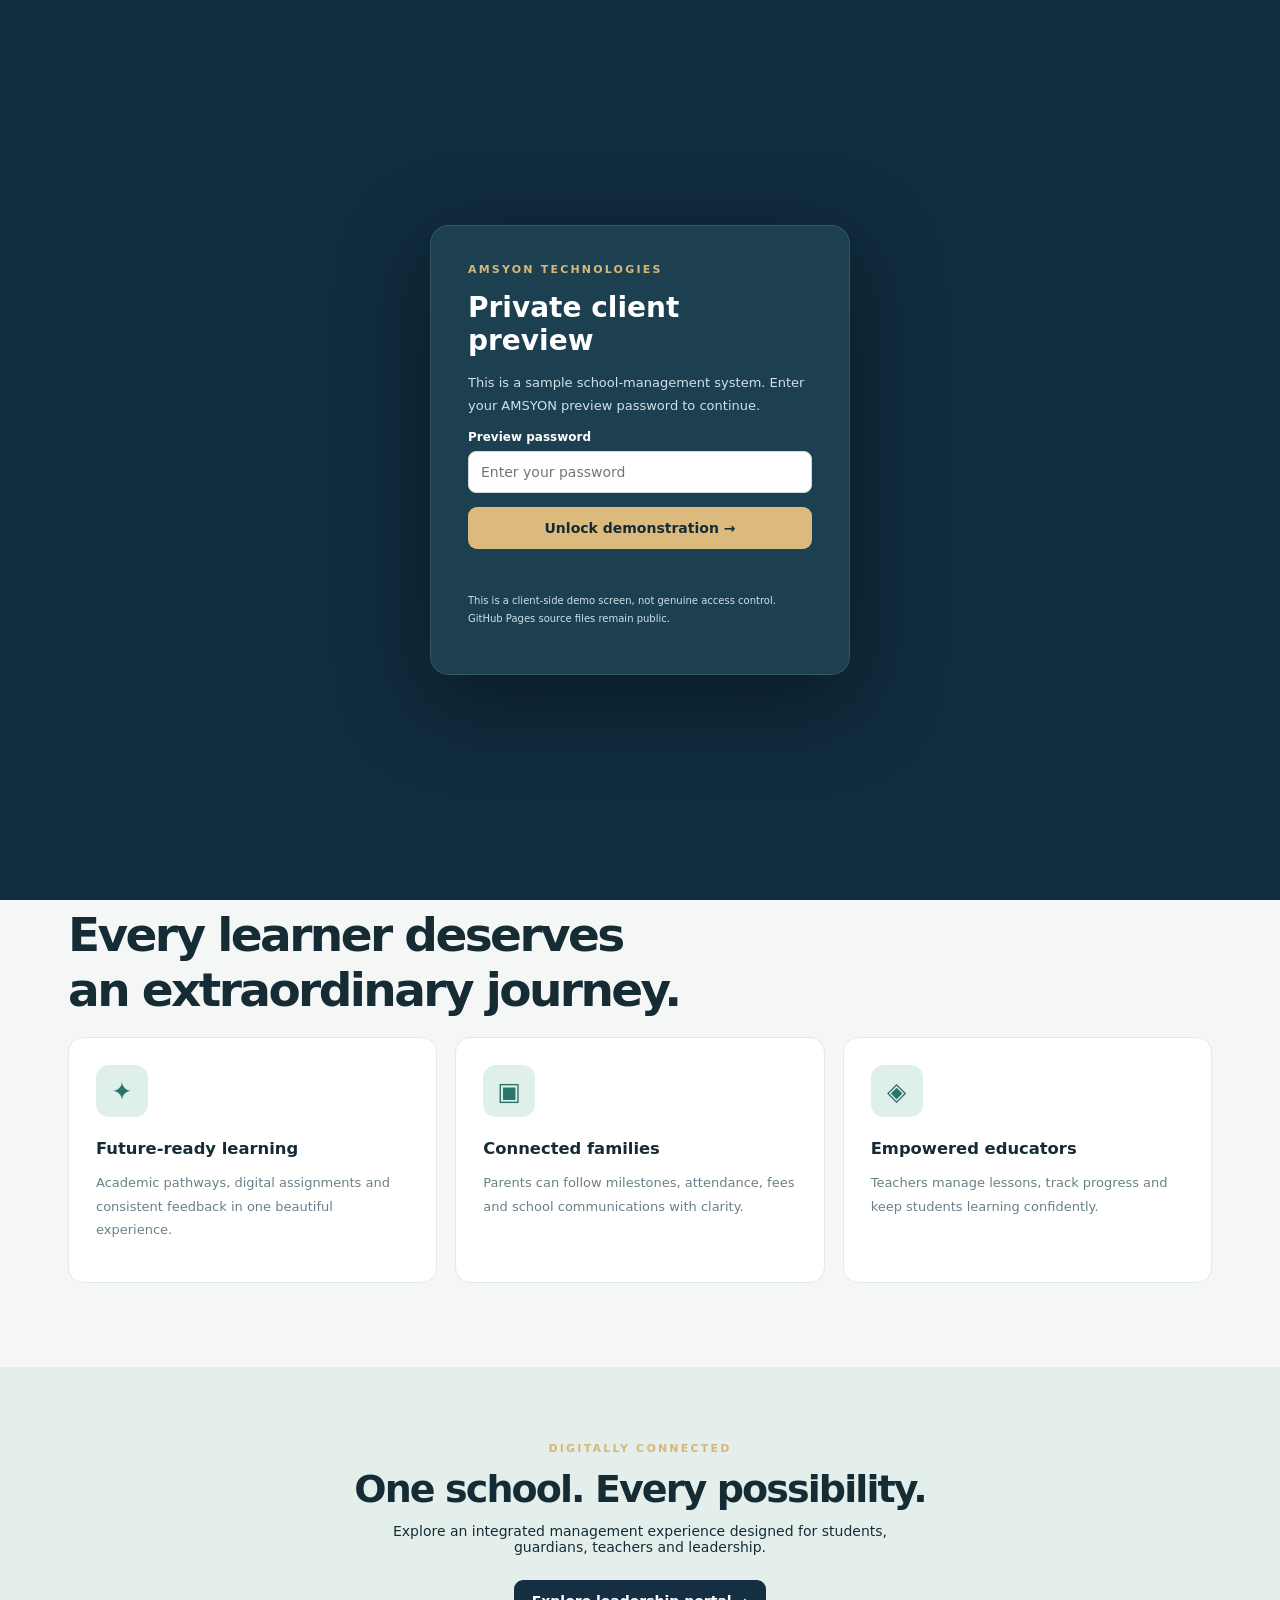
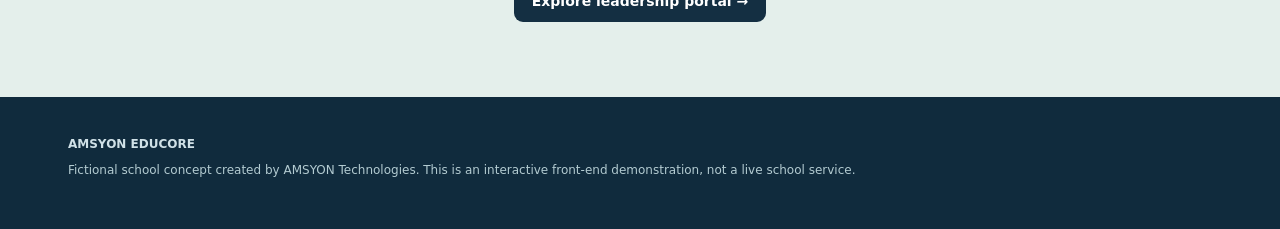
<file: school-system/index.html>
<!DOCTYPE html>
<html lang="en"><head><meta charset="utf-8"><meta name="viewport" content="width=device-width,initial-scale=1">
<title>AMSYON EduCore | AMSYON School Suite</title>
<meta name="description" content="Premium school website and interactive student, parent, teacher and leadership demonstration by AMSYON Technologies.">
<style>
:root{--ink:#152c35;--navy:#142f42;--gold:#dcb97d;--teal:#417a74;--bg:#f5f7f6;--muted:#69808a;--line:#e2e9e8}*{box-sizing:border-box}body{margin:0;background:var(--bg);font:14px system-ui,-apple-system,"Segoe UI",Arial,sans-serif;color:var(--ink)}button,input,select,textarea{font:inherit}button{cursor:pointer}a{color:inherit;text-decoration:none}button:focus-visible,a:focus-visible,input:focus-visible,textarea:focus-visible{outline:3px solid #7dbdb4;outline-offset:2px}.noticebar{background:#f2e8d6;text-align:center;padding:8px;font-size:11px;font-weight:700}.top{height:76px;background:white;display:flex;justify-content:space-between;align-items:center;padding:0 max(25px,calc((100vw - 1200px)/2));border-bottom:1px solid var(--line);position:sticky;top:0;z-index:10;gap:16px}.logo{font-size:23px;font-weight:900;letter-spacing:-1.5px}.logo b{color:#b48d50}.logo small{display:block;font-size:8px;letter-spacing:.27em;color:var(--muted)}.nav{display:flex;gap:19px;align-items:center;font-size:12px;font-weight:700}.nav button{border:0;background:none;color:var(--ink);font-weight:700}.nav button:hover{color:var(--teal)}.btn{border:0;border-radius:9px;background:var(--navy);color:white;padding:13px 18px;font-weight:700}.btn:hover{filter:brightness(1.15)}.btn.white{background:white;color:var(--ink)}.btn.gold{background:var(--gold);color:var(--ink)}.btn.sm{padding:9px 13px;font-size:12px}.hero{min-height:570px;background:linear-gradient(90deg,#142e42 0%,#142e42 34%,#142e42ad 57%,#142e4260 100%),url('https://images.unsplash.com/photo-1509062522246-3755977927d7?auto=format&fit=crop&w=1600&q=85') center/cover;color:white;display:flex;align-items:center}.wrap{max-width:1200px;margin:auto;padding:0 28px;width:100%}.hero-copy{max-width:640px;padding:75px 0}.eyebrow{text-transform:uppercase;letter-spacing:.2em;font-weight:800;color:#d6b779;font-size:11px}.hero h1{font-size:clamp(42px,6vw,76px);line-height:1.07;letter-spacing:-.06em;margin:22px 0;font-weight:700}.hero h1 em{font-style:normal;color:#e6c58b}.hero p{max-width:470px;color:#dce8eb;line-height:1.9;font-size:15px}.hero-actions{display:flex;gap:12px;margin-top:29px;flex-wrap:wrap}.numbers{display:flex;gap:34px;margin-top:45px}.numbers strong{display:block;font-size:23px}.numbers small{font-size:11px;color:#bdcfd5}.section{padding:84px 0}.section h2{font-size:clamp(30px,4vw,47px);letter-spacing:-.055em;line-height:1.16;margin:12px 0 20px}.section p{line-height:1.8;color:var(--muted)}.cards{display:grid;grid-template-columns:repeat(3,1fr);gap:18px}.card{background:white;padding:27px;border:1px solid var(--line);border-radius:15px}.card .symbol{display:grid;place-items:center;width:52px;height:52px;border-radius:13px;background:#dfefe9;font-size:25px;color:#2b7469}.card h3{margin:22px 0 8px}.card p{font-size:13px}.banner{background:#e4efeb;padding:75px 0;text-align:center}.banner p{max-width:560px;margin:0 auto 25px}.footer{background:#102b3d;color:#d0e1e7;padding:40px 0;font-size:12px}.footer p{color:#b3cbd1}.shell{min-height:calc(100vh - 104px);display:grid;grid-template-columns:240px minmax(0,1fr)}.sidebar{background:#163648;color:#c5d7de;padding:24px 14px}.sidebar .logo{color:white;padding:10px;margin-bottom:30px}.sidebar .logo small{color:#a2bfcb}.sidebar button{width:100%;border:0;color:#c8dbe1;background:transparent;text-align:left;padding:12px 13px;border-radius:8px;margin:3px 0;font-size:13px}.sidebar button.active,.sidebar button:hover{background:#31586a;color:white}.sidebar .disclaimer{font-size:11px;line-height:1.8;color:#a9c0c8;padding:18px 9px;margin-top:45px}.main{padding:35px 32px;min-width:0;max-width:1430px;width:100%;margin:auto}.headerline{display:flex;justify-content:space-between;align-items:center;gap:15px;margin-bottom:28px}.headerline h1{font-size:30px;letter-spacing:-.05em;margin:6px 0}.headerline p{margin:0;color:var(--muted);font-size:12px}.user{display:flex;align-items:center;gap:10px;font-size:12px;font-weight:700}.circle{background:#d9eee7;border-radius:50%;width:37px;height:37px;display:grid;place-items:center;color:#285f56;font-weight:800}.stats{display:grid;grid-template-columns:repeat(4,1fr);gap:15px;margin-bottom:20px}.stat{background:white;border:1px solid var(--line);border-radius:13px;padding:21px}.stat small{color:var(--muted);font-size:11px}.stat b{display:block;font-size:28px;letter-spacing:-.06em;margin:9px 0}.cols{display:grid;grid-template-columns:1.5fr 1fr;gap:18px}.panel{background:white;border:1px solid var(--line);border-radius:14px;padding:23px;margin-bottom:18px;overflow-x:auto}.panel h3{margin:0 0 17px;font-size:17px}.item{border-bottom:1px solid #edf1f0;display:flex;align-items:center;gap:12px;padding:14px 0;font-size:12px}.item:last-child{border:0}.item strong{display:block;margin-bottom:5px}.item small{color:var(--muted)}.push{margin-left:auto}.tag{background:#e0f3e8;color:#277656;border-radius:99px;padding:5px 9px;font-size:10px;font-weight:800;white-space:nowrap}.tag.pending{background:#fff0d5;color:#9a6a20}.callout{background:#e5f1ec;border-radius:11px;padding:20px;line-height:1.8;font-size:12px;color:#326b62}.table-scroll{overflow-x:auto}table{border-collapse:collapse;width:100%;min-width:540px;text-align:left;font-size:12px}th{padding:13px 9px;color:var(--muted);border-bottom:1px solid var(--line)}td{padding:15px 9px;border-bottom:1px solid #eef1f1}.field{display:flex;flex-direction:column;gap:7px;margin-bottom:14px}.field label{font-weight:700;font-size:12px}.field input,.field textarea,.field select{border:1px solid #cedbd8;border-radius:8px;padding:12px;width:100%;background:white;color:var(--ink)}.field textarea{min-height:92px}.plot{height:175px;display:flex;gap:13px;align-items:end;margin:25px 0 34px}.plot span{flex:1;background:linear-gradient(#4d9f91,#bad9cd);height:var(--h);border-radius:7px 7px 0 0;position:relative}.plot small{position:absolute;bottom:-25px;left:50%;transform:translateX(-50%);color:var(--muted);font-size:10px}.tiny{font-size:12px;color:var(--muted)}#overlay{position:fixed;inset:0;background:#102c3e;color:white;z-index:999999;display:flex;align-items:center;justify-content:center;padding:20px}#overlay[hidden]{display:none!important}.login{width:min(100%,420px);background:#1d4051;border:1px solid #6b8a944d;padding:37px;border-radius:19px;box-shadow:0 25px 90px #0006}.login h2{font-size:28px;margin:15px 0}.login p{line-height:1.75;color:#d0e0e6;font-size:13px}.login input{background:#fff}.login .btn{width:100%;background:var(--gold);color:var(--ink)}#error{color:#ffbcae;min-height:17px}.toast{position:fixed;right:20px;bottom:20px;background:#163a4b;color:white;padding:13px 18px;border-radius:9px;z-index:1000000;display:none}.toast.show{display:block}.mobile-tabs{display:none}@media(max-width:900px){.nav{gap:8px;font-size:11px}.stats{grid-template-columns:repeat(2,1fr)}.cols{grid-template-columns:1fr}.sidebar{width:190px}.shell{grid-template-columns:190px minmax(0,1fr)}}@media(max-width:680px){.top{padding:0 16px}.nav{display:flex;overflow:auto;gap:5px}.nav button{font-size:10px;padding:5px}.top .logo{display:none}.hero h1{font-size:46px}.hero{background-position:57% center}.cards{grid-template-columns:1fr}.section{padding:55px 0}.shell{display:block}.sidebar{display:none}.mobile-tabs{display:flex;gap:6px;padding:12px;background:#163648;overflow-x:auto}.mobile-tabs button{background:#31586a;color:white;border:0;padding:9px 11px;border-radius:7px;white-space:nowrap;font-size:11px}.main{padding:23px 15px}.headerline h1{font-size:24px}.stat{padding:14px}.stat b{font-size:22px}.numbers{gap:18px}}
</style></head>
<body>
<div class="noticebar">AMSYON SCHOOL SUITE · FICTIONAL DEMONSTRATION · NEVER ENTER REAL STUDENT INFORMATION</div>
<header class="top"><a href="#home" class="logo" onclick="showPage('home');return false">EDUCORE<b>.</b><small>ACADEMY</small></a><nav class="nav"><button onclick="showPage('home')">Website</button><button onclick="showPage('student')">Student</button><button onclick="showPage('parent')">Parent</button><button onclick="showPage('teacher')">Teacher</button><button onclick="showPage('admin')">Admin</button></nav></header>
<div id="website">
<section class="hero"><div class="wrap"><div class="hero-copy"><div class="eyebrow">A new standard in learning</div><h1>Every learner.<br><em>Every possibility.</em></h1><p>A beautifully connected school experience, built around curious minds, ambitious dreams and the people who support them.</p><div class="hero-actions"><button class="btn gold" onclick="showPage('student')">Explore student portal ↗</button><button class="btn white" onclick="showPage('parent')">Parent experience →</button></div><div class="numbers"><div><strong>1,250</strong><small>Illustrative students</small></div><div><strong>98%</strong><small>Sample success</small></div><div><strong>35+</strong><small>Sample clubs</small></div></div></div></div></section>
<section class="section"><div class="wrap"><div class="eyebrow">The Astra Advantage</div><h2>Every learner deserves<br>an extraordinary journey.</h2><div class="cards"><article class="card"><div class="symbol">✦</div><h3>Future-ready learning</h3><p>Academic pathways, digital assignments and consistent feedback in one beautiful experience.</p></article><article class="card"><div class="symbol">▣</div><h3>Connected families</h3><p>Parents can follow milestones, attendance, fees and school communications with clarity.</p></article><article class="card"><div class="symbol">◈</div><h3>Empowered educators</h3><p>Teachers manage lessons, track progress and keep students learning confidently.</p></article></div></div></section>
<section class="banner"><div class="wrap"><div class="eyebrow">Digitally connected</div><h2 style="font-size:38px;letter-spacing:-.05em;margin:12px 0">One school. Every possibility.</h2><p>Explore an integrated management experience designed for students, guardians, teachers and leadership.</p><button class="btn" onclick="showPage('admin')">Explore leadership portal →</button></div></section>
<footer class="footer"><div class="wrap"><strong>AMSYON EDUCORE</strong><p>Fictional school concept created by AMSYON Technologies. This is an interactive front-end demonstration, not a live school service.</p></div></footer></div>
<div id="portal" hidden><div class="mobile-tabs" id="mobileTabs"></div><div class="shell"><aside class="sidebar"><div class="logo">EDUCORE<b>.</b><small>SCHOOL SUITE</small></div><div id="sideTabs"></div><div class="disclaimer">Built by AMSYON Technologies.<br>Demo only. Browser-session sample data.</div></aside><main class="main"><div class="headerline"><div><div class="eyebrow" id="roleLabel">Digital school</div><h1 id="pageTitle">Dashboard</h1><p>Everything in one place · Interactive sample records</p></div><div class="user"><span class="circle" id="initials">AS</span><span id="username">Aarav Sharma</span></div></div><div id="workspace"></div></main></div></div>
<div id="overlay"><div class="login"><div class="eyebrow">AMSYON Technologies</div><h2>Private client preview</h2><p>This is a sample school-management system. Enter your AMSYON preview password to continue.</p><form id="unlockForm"><div class="field"><label for="password">Preview password</label><input id="password" type="password" required autocomplete="off" placeholder="Enter your password"></div><button class="btn" type="submit">Unlock demonstration →</button><p id="error" role="alert"></p></form><p style="font-size:10px">This is a client-side demo screen, not genuine access control. GitHub Pages source files remain public.</p></div></div>
<div id="toast" class="toast" role="status" aria-live="polite"></div>
<script>
"use strict";
const ROLES={student:{name:"Aarav Sharma",initials:"AS",tabs:["Overview","Homework","Timetable","Grades","Notices"]},parent:{name:"Meera Sharma",initials:"MS",tabs:["Overview","Progress","Attendance","Fees","Messages"]},teacher:{name:"Ananya Rao",initials:"AR",tabs:["Overview","Attendance","Homework","Gradebook","Notices"]},admin:{name:"School Administrator",initials:"SA",tabs:["Overview","Admissions","Students","Leavers","Classes","Finance","Staff"]}};
const records={homework:[{id:1,title:"Quadratic Equations",subject:"Mathematics",due:"04 Nov 2026",state:"Pending"},{id:2,title:"Literature Reflection",subject:"English",due:"06 Nov 2026",state:"Pending"},{id:3,title:"Ecosystem Poster",subject:"Science",due:"09 Nov 2026",state:"Submitted"}],presence:["Present","Present","Absent","Present","Present"],announcements:[{title:"Science Exhibition",body:"Join us for the annual science fair on 12 November."},{title:"Parent Conference",body:"Parent-teacher meetings open next week."}],fees:"Due",applications:3};
let activeRole="student",activeTab="Overview";
let studentRoster=[
{id:"ED-1001",name:"Aarav Sharma",grade:"10 A",guardian:"Meera Sharma",status:"Active",exitDate:"",exitReason:""},
{id:"ED-1002",name:"Isha Nair",grade:"10 A",guardian:"Rita Nair",status:"Active",exitDate:"",exitReason:""},
{id:"ED-0920",name:"Zoya Ali",grade:"9 B",guardian:"Samira Ali",status:"Active",exitDate:"",exitReason:""},
{id:"ED-0821",name:"Rohan Das",grade:"8 B",guardian:"Kiran Das",status:"Transferred",exitDate:"2026-08-10",exitReason:"Family relocated"}
];let studentSerial=1100;
function studentRows(rows){return '<div class="table-scroll"><table><thead><tr><th>ID</th><th>Student</th><th>Class</th><th>Guardian</th><th>Status</th><th>Action</th></tr></thead><tbody>'+rows.map(x=>'<tr><td>'+escapeText(x.id)+'</td><td>'+escapeText(x.name)+'</td><td>'+escapeText(x.grade)+'</td><td>'+escapeText(x.guardian)+'</td><td>'+escapeText(x.status)+'</td><td>'+(x.status==="Active"?'<button class="btn sm" data-exit="'+escapeText(x.id)+'">Change status</button>':'<button class="btn sm" data-history="'+escapeText(x.id)+'">View history</button>')+'</td></tr>').join("")+'</tbody></table></div>';}

function escapeText(value){return String(value).replace(/[&<>"']/g,c=>({"&":"&amp;","<":"&lt;",">":"&gt;",'"':"&quot;","'":"&#39;"}[c]));}
function toast(message){const el=document.getElementById("toast");el.textContent=message;el.classList.add("show");setTimeout(()=>el.classList.remove("show"),2500);}
function showPage(page){if(page==="home"){document.getElementById("website").hidden=false;document.getElementById("portal").hidden=true;}else{activeRole=page;activeTab="Overview";document.getElementById("website").hidden=true;document.getElementById("portal").hidden=false;render();}history.replaceState(null,"","#"+page);scrollTo(0,0);}
function selectTab(name){activeTab=name;render();}
const stat=(name,value,sub)=>'<div class="stat"><small>'+escapeText(name)+'</small><b>'+escapeText(value)+'</b><small>'+escapeText(sub)+'</small></div>';
const row=(name,sub,state)=>'<div class="item"><span class="circle">✦</span><div><strong>'+escapeText(name)+'</strong><small>'+escapeText(sub)+'</small></div>'+(state?'<span class="tag '+(state==="Pending"||state==="Due"?"pending":"")+' push">'+escapeText(state)+'</span>':"")+'</div>';
const assignments=()=>records.homework.map(x=>row(x.title,x.subject+' · '+x.due,x.state)).join("");
const announcements=()=>records.announcements.map(x=>row(x.title,x.body)).join("");
const grades=()=>'<div class="panel"><h3>Academic results · Sample</h3><div class="table-scroll"><table><thead><tr><th>Subject</th><th>Marks</th><th>Grade</th></tr></thead><tbody>'+[["Maths","89/100","A"],["Science","86/100","A"],["English","94/100","A+"],["History","91/100","A+"]].map(x=>'<tr>'+x.map(y=>'<td>'+y+'</td>').join("")+'</tr>').join("")+'</tbody></table></div><p class="tiny">Fictional marks. Not an official school report.</p></div>';
const subjects=["Mathematics","English","Science","History","Art"];
function render(){const r=ROLES[activeRole];document.getElementById("roleLabel").textContent=activeRole.toUpperCase()+" WORKSPACE";document.getElementById("pageTitle").textContent=activeTab;document.getElementById("username").textContent=r.name;document.getElementById("initials").textContent=r.initials;const buttons=r.tabs.map(t=>'<button class="'+(t===activeTab?"active":"")+'" data-tab="'+t+'">'+t+'</button>').join("");document.getElementById("sideTabs").innerHTML=buttons+'<button data-role="home">↗ School website</button>';document.getElementById("mobileTabs").innerHTML=buttons;document.querySelectorAll("[data-tab]").forEach(b=>b.addEventListener("click",()=>selectTab(b.dataset.tab)));document.querySelectorAll("[data-role]").forEach(b=>b.addEventListener("click",()=>showPage(b.dataset.role)));let html="";
if(activeRole==="student"){if(activeTab==="Overview")html='<div class="stats">'+stat("Attendance","94%","Example term")+stat("Tasks pending",records.homework.filter(x=>x.state==="Pending").length,"To complete")+stat("Average grade","A","Illustrative")+stat("Class","10 A","2026–27")+'</div><div class="cols"><div><div class="panel"><h3>Upcoming assignments</h3>'+assignments()+'</div>'+grades()+'</div><div><div class="panel"><h3>School announcements</h3>'+announcements()+'</div><div class="callout">One connected record powers school administration, classroom operations and authorised family updates.</div></div></div>';
if(activeTab==="Homework")html='<div class="panel"><h3>Your assignments</h3>'+records.homework.map(x=>row(x.title,x.subject+' · '+x.due,x.state)+(x.state==="Pending"?'<button class="btn sm" data-submit="'+x.id+'">Mark submitted</button>':"")).join("")+'<p class="tiny">Demo submission updates the visible status only. No files are uploaded.</p></div>';
if(activeTab==="Timetable")html='<div class="panel"><h3>Weekly timetable</h3><div class="table-scroll"><table><tr><th>Time</th><th>Monday</th><th>Tuesday</th><th>Wednesday</th><th>Thursday</th><th>Friday</th></tr>'+["09:00","10:00","11:30","13:30"].map((time,i)=>'<tr><td>'+time+'</td>'+subjects.map((s,j)=>'<td>'+subjects[(i+j)%subjects.length]+'</td>').join("")+'</tr>').join("")+'</table></div></div>';
if(activeTab==="Grades")html=grades();
if(activeTab==="Notices")html='<div class="panel"><h3>Bulletins</h3>'+announcements()+'</div>';}
if(activeRole==="parent"){if(activeTab==="Overview")html='<div class="stats">'+stat("Student","Aarav","Class 10 A")+stat("Attendance","94%","Term average")+stat("Academic","A","Sample grade")+stat("Fees",records.fees,"Term II")+'</div><div class="cols"><div><div class="panel"><h3>Learning progress</h3>'+assignments()+'</div>'+grades()+'</div><div><div class="panel"><h3>Parent communications</h3>'+announcements()+'</div></div></div>';
if(activeTab==="Progress")html=grades()+'<div class="panel"><h3>Homework progress</h3>'+assignments()+'</div>';
if(activeTab==="Attendance")html='<div class="panel"><h3>Attendance summary</h3><div class="stats">'+stat("Attendance rate","94%","Illustrative")+stat("Last school day",records.presence[0],"Sample status")+'</div><p class="tiny">A real implementation would use verified daily attendance records.</p></div>';
if(activeTab==="Fees")html='<div class="panel"><h3>Term II fee statement</h3>'+row("Tuition fee","₹18,500 · Invoice ED-2026-011",records.fees)+'<button class="btn" id="payDemo">Simulate payment</button><p class="tiny">No real payment is processed and no receipt is issued.</p></div>';
if(activeTab==="Messages")html='<div class="panel"><h3>School notices</h3>'+announcements()+'</div><div class="panel"><h3>Compose demo message</h3><form id="messageForm"><div class="field"><label>Subject</label><input required maxlength="100"></div><div class="field"><label>Message</label><textarea required maxlength="500"></textarea></div><button class="btn">Simulate send</button></form></div>';}
if(activeRole==="teacher"){if(activeTab==="Overview")html='<div class="stats">'+stat("Assigned classes","4","Example")+stat("Learners","32","Grade 10 A")+stat("Present today",records.presence.filter(x=>x==="Present").length,"Sample register")+stat("Homework items",records.homework.length,"Demo")+'</div><div class="cols"><div class="panel"><h3>Class homework</h3>'+assignments()+'</div><div class="panel"><h3>School notices</h3>'+announcements()+'</div></div>';
if(activeTab==="Attendance")html='<div class="panel"><h3>Class 10 A · Sample attendance</h3>'+["Aarav Sharma","Isha Nair","Rohan Das","Zoya Ali","Kabir Singh"].map((n,i)=>'<div class="item"><span class="circle">'+n[0]+'</span><strong>'+n+'</strong><select class="push" data-presence="'+i+'"><option '+(records.presence[i]==="Present"?"selected":"")+'>Present</option><option '+(records.presence[i]==="Absent"?"selected":"")+'>Absent</option></select></div>').join("")+'</div>';
if(activeTab==="Homework")html='<div class="panel"><h3>Assignment tracker</h3>'+assignments()+'</div><div class="panel"><h3>Create demo assignment</h3><form id="assignmentForm"><div class="field"><label>Title</label><input name="title" maxlength="100" required></div><div class="field"><label>Subject</label><select name="subject"><option>Mathematics</option><option>English</option><option>Science</option></select></div><button class="btn">Add to demo</button></form></div>';
if(activeTab==="Gradebook")html=grades();
if(activeTab==="Notices")html='<div class="panel"><h3>Announcements</h3>'+announcements()+'</div><div class="panel"><h3>Post sample announcement</h3><form id="noticeForm"><div class="field"><label>Title</label><input name="title" maxlength="100" required></div><div class="field"><label>Announcement</label><textarea name="body" maxlength="500" required></textarea></div><button class="btn">Publish sample notice</button></form></div>';}
if(activeRole==="admin"){if(activeTab==="Overview")html='<div class="stats">'+stat("Active students",studentRoster.filter(x=>x.status==="Active").length,"Live demo register")+stat("Admission approvals",records.applications,"Requires decision")+stat("Former students",studentRoster.filter(x=>x.status!=="Active").length,"History retained")+stat("Classes","3","Current class allocation")+'</div><div class="cols"><div><div class="panel"><div class="panel-head"><h3>School operations · Action centre</h3><span class="tag">Connected workflow</span></div><div class="item"><span class="avatar">1</span><div><strong>Review admission requests</strong><small>Approve applications before allocating classes</small></div><button class="btn sm" onclick="switchTab(\'Admissions\')">Review '+records.applications+' →</button></div><div class="item"><span class="avatar">2</span><div><strong>Manage student enrolment</strong><small>Register, search and update learner profiles</small></div><button class="btn sm" onclick="switchTab(\'Students\')">Open students →</button></div><div class="item"><span class="avatar">3</span><div><strong>Review transfers and graduates</strong><small>Track reasons, exit dates and historic records</small></div><button class="btn sm" onclick="switchTab(\'Leavers\')">View leavers →</button></div><div class="item"><span class="avatar">4</span><div><strong>Check current class lists</strong><small>See active class enrolments and teachers</small></div><button class="btn sm" onclick="switchTab(\'Classes\')">Open classes →</button></div></div><div class="panel"><h3>Recently registered students</h3>'+studentRows(studentRoster.filter(x=>x.status==="Active").slice(-3))+'</div></div><div><div class="panel"><h3>Leadership snapshot</h3>'+row("Current learner records",String(studentRoster.filter(x=>x.status==="Active").length),"Active")+row("Former learner history",String(studentRoster.filter(x=>x.status!=="Active").length),"Archived")+row("Admission review queue",String(records.applications),"Pending")+'</div><div class="panel"><h3>Designed around one student record</h3><p class="tiny" style="line-height:1.9">Student admissions, class allocation and leavers all use the same sample registry. The classroom and family portals are demonstrations, not secure production services.</p><button class="btn sm" onclick="go(\'teacher\')">Explore teacher workspace →</button></div></div></div>';
if(activeTab==="Students")html='<div class="stats">'+stat("Active",studentRoster.filter(x=>x.status==="Active").length,"Demo students")+stat("Former",studentRoster.filter(x=>x.status!=="Active").length,"Historical records")+'</div><div class="panel"><h3>Student register</h3><div class="field"><label>Search students</label><input id="studentSearch" placeholder="Search by name, ID or class"></div><div id="studentList">'+studentRows(studentRoster)+'</div></div><div class="panel"><h3>Register student</h3><p class="tiny">Fictional data only. Real admissions require approval and guardian verification.</p><form id="studentForm"><div class="field"><label>Full name</label><input name="student" required maxlength="90"></div><div class="field"><label>Class and section</label><input name="grade" required maxlength="20"></div><div class="field"><label>Guardian</label><input name="guardian" required maxlength="90"></div><button class="btn" type="submit">Add demo student</button></form></div>';
if(activeTab==="Leavers")html='<div class="stats">'+stat("Transferred",studentRoster.filter(x=>x.status==="Transferred").length,"Demo")+stat("Withdrawn",studentRoster.filter(x=>x.status==="Withdrawn").length,"Demo")+stat("Graduated",studentRoster.filter(x=>x.status==="Graduated").length,"Demo")+'</div><div class="panel"><h3>Former students and alumni</h3>'+studentRows(studentRoster.filter(x=>x.status!=="Active"))+'<p class="tiny">Historical records are maintained in this session. Production retention policy required.</p></div>';
if(activeTab==="Admissions")html='<div class="panel"><h3>Admissions queue</h3>'+stat("Pending applications",records.applications,"Fictional candidates")+'<button class="btn" id="reviewDemo" '+(records.applications===0?"disabled":"")+'>Mark one reviewed</button></div>';
if(activeTab==="Classes")html='<div class="panel"><h3>Class 10 A · Current enrolment</h3><p class="tiny">Former students are automatically excluded from the active class register.</p>'+studentRows(studentRoster.filter(x=>x.status==="Active"&&x.grade==="10 A"))+'</div><div class="panel"><h3>Class allocation summary</h3>'+row("10 A · Ananya Rao","Mathematics")+row("9 B · Arjun Mehta","Science")+row("8 B · James Thomas","English")+'</div>';
if(activeTab==="Finance")html='<div class="stats">'+stat("Collected","₹42.8L","Illustrative")+stat("Outstanding","₹6.2L","Illustrative")+stat("Collection rate","87%","Illustrative")+'</div><div class="panel"><h3>Collection overview</h3>'+row("Tuition","₹29.1L collected")+row("Transport","₹8.3L collected")+row("Activities","₹5.4L collected")+'<p class="tiny">No live financial information or payment integration.</p></div>';
if(activeTab==="Staff")html='<div class="panel"><h3>Academic team</h3>'+row("Ananya Rao","Mathematics · Grade 10 A","Active")+row("Arjun Mehta","Science · Grade 9 A","Active")+row("James Thomas","English · Grade 8 B","Active")+'</div>';}
document.getElementById("workspace").innerHTML=html;
document.querySelectorAll("[data-submit]").forEach(b=>b.onclick=()=>{const a=records.homework.find(x=>x.id===Number(b.dataset.submit));if(a){a.state="Submitted";render();toast("Sample assignment submitted");}});
document.querySelectorAll("[data-presence]").forEach(s=>s.onchange=()=>{records.presence[Number(s.dataset.presence)]=s.value;toast("Demo attendance updated");});
const pay=document.getElementById("payDemo");if(pay)pay.onclick=()=>{records.fees="Paid (demo)";render();toast("Simulation only — no payment made");};
const review=document.getElementById("reviewDemo");if(review)review.onclick=()=>{records.applications=Math.max(0,records.applications-1);render();toast("Demo application reviewed");};
const message=document.getElementById("messageForm");if(message)message.onsubmit=e=>{e.preventDefault();message.reset();toast("Demo only — no message was sent");};
const af=document.getElementById("assignmentForm");if(af)af.onsubmit=e=>{e.preventDefault();const form=new FormData(af);records.homework.unshift({id:Date.now(),title:String(form.get("title")).slice(0,100),subject:String(form.get("subject")),due:"TBA",state:"Pending"});render();toast("Sample assignment added");};
const sf=document.getElementById("studentForm");if(sf)sf.onsubmit=e=>{e.preventDefault();const f=new FormData(sf),name=String(f.get("student")||"").trim(),grade=String(f.get("grade")||"").trim(),guardian=String(f.get("guardian")||"").trim();if(!name||!grade||!guardian)return;const id="ED-"+(++studentSerial);studentRoster.push({id,name,grade,guardian,status:"Active",exitDate:"",exitReason:""});render();toast("Demo student "+id+" added");};
const ss=document.getElementById("studentSearch");if(ss)ss.oninput=()=>{const q=ss.value.toLowerCase();document.getElementById("studentList").innerHTML=studentRows(studentRoster.filter(x=>(x.name+" "+x.id+" "+x.grade+" "+x.status).toLowerCase().includes(q)));wireStudentButtons();};
wireStudentButtons();
const nf=document.getElementById("noticeForm");if(nf)nf.onsubmit=e=>{e.preventDefault();const form=new FormData(nf);records.announcements.unshift({title:String(form.get("title")).slice(0,100),body:String(form.get("body")).slice(0,500)});render();toast("Demo notice published");};}
function wireStudentButtons(){document.querySelectorAll("[data-exit]").forEach(b=>b.onclick=()=>{const x=studentRoster.find(s=>s.id===b.dataset.exit);if(!x)return;const raw=prompt("New status: Transferred, Withdrawn or Graduated");if(raw===null)return;const st=["Transferred","Withdrawn","Graduated"].find(v=>v.toLowerCase()===raw.trim().toLowerCase());if(!st){toast("Choose a valid status");return;}const reason=prompt("Enter reason for leaving");if(!reason||!reason.trim()){toast("Reason is required");return;}x.status=st;x.exitReason=reason.trim().slice(0,180);x.exitDate=new Date().toISOString().slice(0,10);render();toast("Student moved to "+st);});document.querySelectorAll("[data-history]").forEach(b=>b.onclick=()=>{const x=studentRoster.find(s=>s.id===b.dataset.history);if(x)alert(x.name+" | "+x.status+" | "+x.exitDate+" | "+x.exitReason);});}
const passDigest="dd593482029005cdec14f5dfd1e2005c4bdfc3d67537582da0ee107374c73dbe";
document.getElementById("unlockForm").addEventListener("submit",async event=>{event.preventDefault();try{const encoded=new TextEncoder().encode(document.getElementById("password").value);const hash=Array.from(new Uint8Array(await crypto.subtle.digest("SHA-256",encoded))).map(x=>x.toString(16).padStart(2,"0")).join("");if(hash===passDigest){document.getElementById("overlay").hidden=true;try{sessionStorage.setItem("amsyon-astra-preview","yes")}catch(e){}}else{document.getElementById("error").textContent="Incorrect password.";}}catch(e){document.getElementById("error").textContent="Unable to check password in this browser.";}});
try{if(sessionStorage.getItem("amsyon-astra-preview")==="yes")document.getElementById("overlay").hidden=true;}catch(e){}
const initial=location.hash.slice(1);showPage(Object.keys(ROLES).includes(initial)?initial:"home");
</script></body></html>
</file>
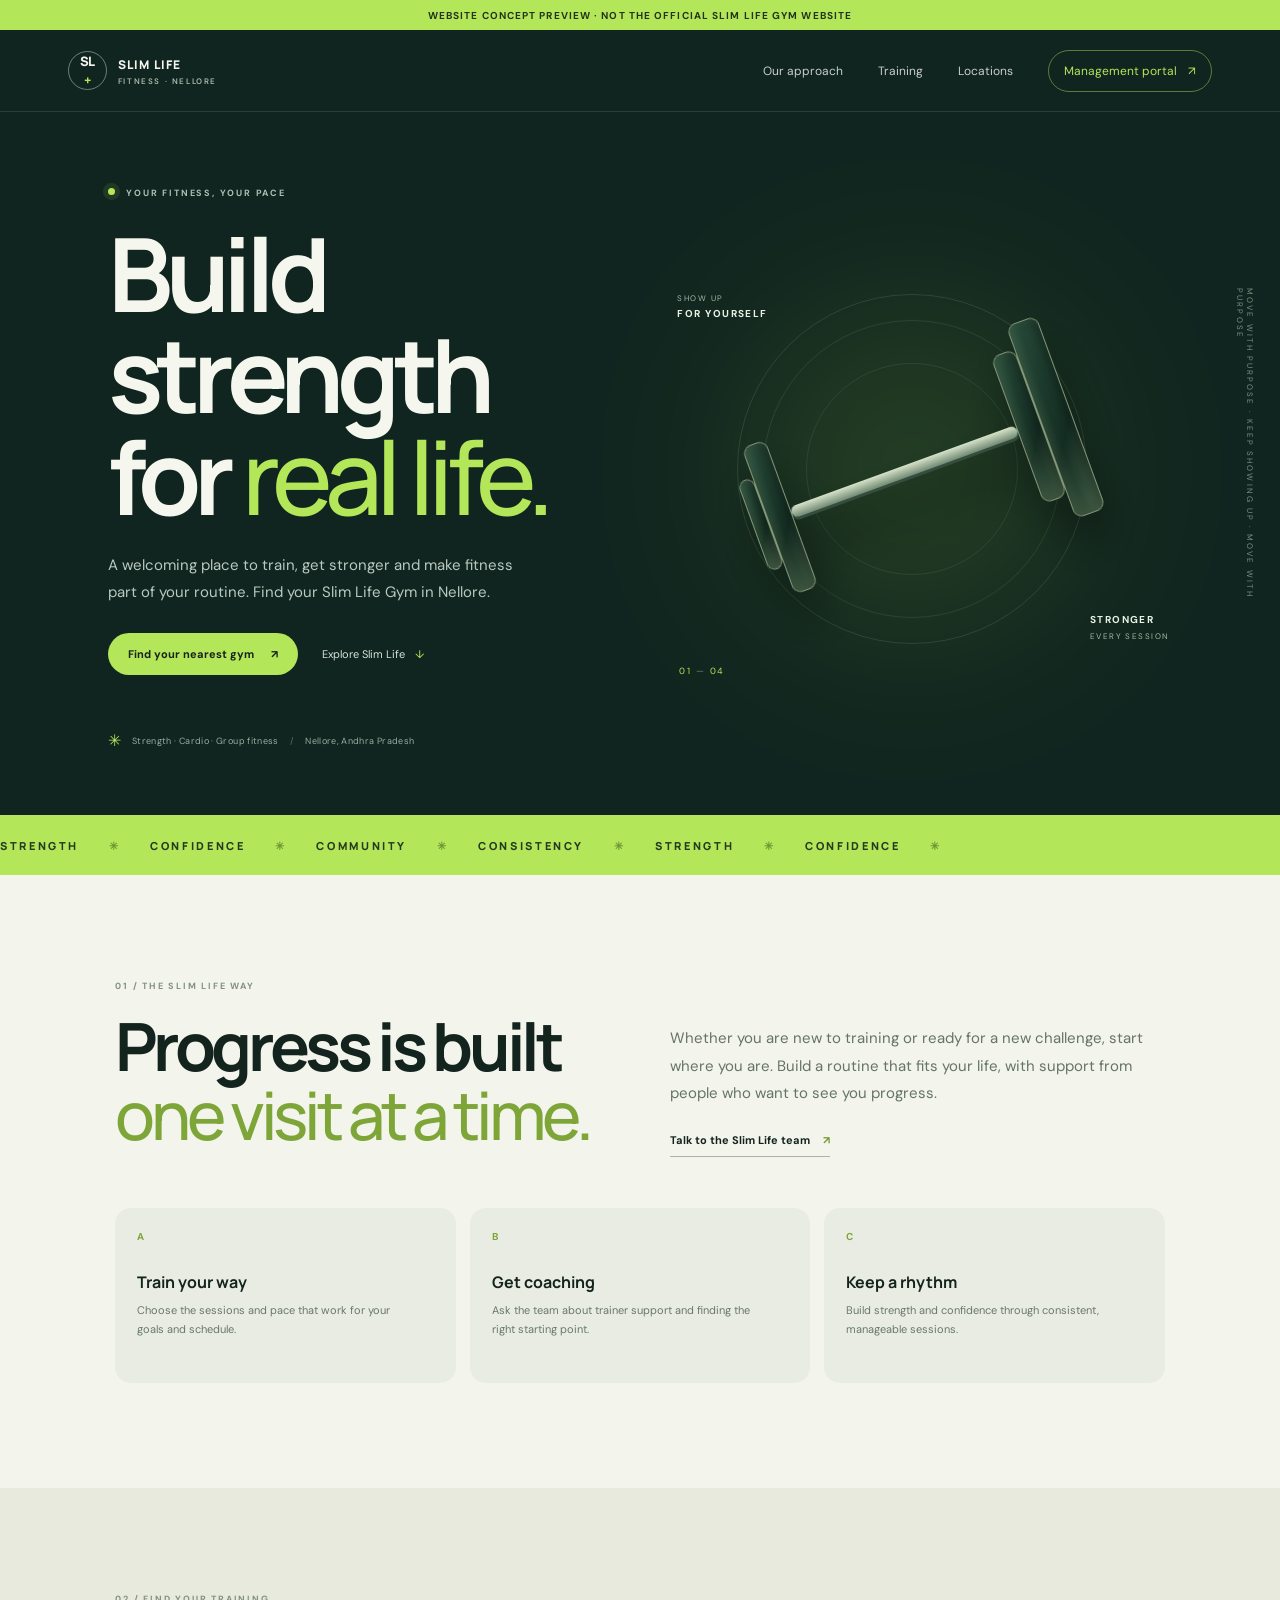
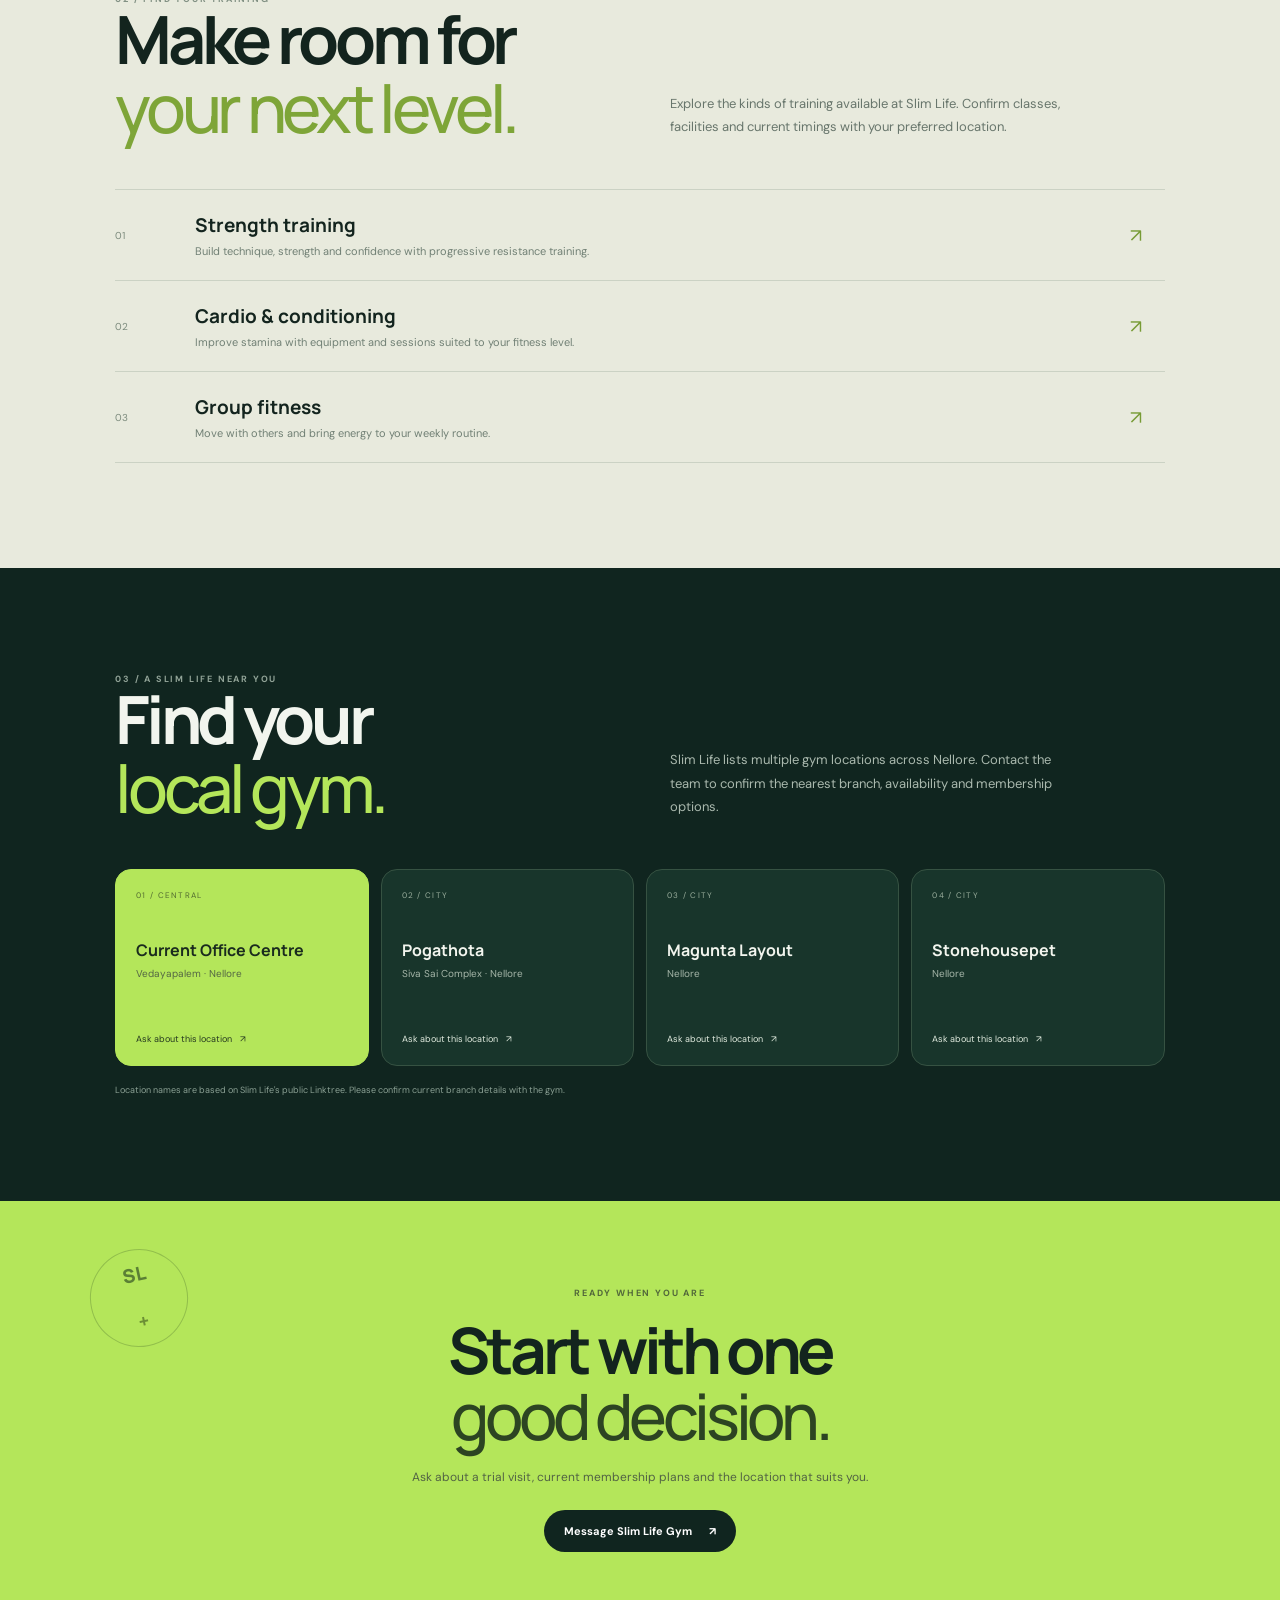
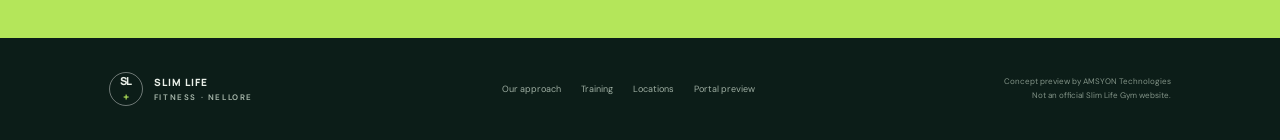
<file: slimlife-gym/index.html>
<!doctype html>
<html lang="en">
<head>
  <meta charset="utf-8">
  <meta name="viewport" content="width=device-width, initial-scale=1">
  <meta name="theme-color" content="#10251f">
  <meta name="description" content="Slim Life Gym — a Nellore fitness website concept and member portal preview.">
  <title>Slim Life Gym | Train for your life</title>
  <link rel="preconnect" href="https://fonts.googleapis.com">
  <link rel="preconnect" href="https://fonts.gstatic.com" crossorigin>
  <link href="https://fonts.googleapis.com/css2?family=DM+Sans:wght@400;500;600;700&family=Manrope:wght@400;500;600;700;800&display=swap" rel="stylesheet">
  <link rel="stylesheet" href="styles.css">
</head>
<body class="public-site">
  <div class="concept-note">Website concept preview · Not the official Slim Life Gym website</div>
  <header class="site-header">
    <a class="brand" href="#top" aria-label="Slim Life Gym home">
      <span class="brand-mark">SL<span>+</span></span>
      <span class="brand-name">SLIM LIFE <small>FITNESS · NELLORE</small></span>
    </a>
    <button class="mobile-menu" type="button" aria-label="Open menu" aria-expanded="false">☰</button>
    <nav class="site-nav" aria-label="Main navigation">
      <a href="#approach">Our approach</a>
      <a href="#programs">Training</a>
      <a href="#locations">Locations</a>
      <a class="nav-portal" href="portal.html">Management portal <span>↗</span></a>
    </nav>
  </header>

  <main id="top">
    <section class="hero">
      <div class="hero-copy">
        <div class="eyebrow"><span class="pulse-dot"></span> YOUR FITNESS, YOUR PACE</div>
        <h1>Build strength<br>for <em>real life.</em></h1>
        <p>A welcoming place to train, get stronger and make fitness part of your routine. Find your Slim Life Gym in Nellore.</p>
        <div class="hero-actions">
          <a class="button button-lime" href="https://www.instagram.com/slimlife_gym/" target="_blank" rel="noreferrer">Find your nearest gym <span>↗</span></a>
          <a class="text-link" href="#approach">Explore Slim Life <span>↓</span></a>
        </div>
        <div class="hero-proof"><span class="proof-icon">✳</span><span>Strength · Cardio · Group fitness</span><span class="proof-sep">/</span><span>Nellore, Andhra Pradesh</span></div>
      </div>
      <div class="hero-art" aria-label="Abstract illustration of a barbell and training plates">
        <div class="art-glow"></div>
        <div class="art-label art-label-top">SHOW UP<br><b>FOR YOURSELF</b></div>
        <div class="barbell">
          <span class="plate plate-small"></span><span class="plate plate-mid"></span><span class="bar"></span><span class="plate plate-mid"></span><span class="plate plate-large"></span>
        </div>
        <div class="art-ring"></div>
        <div class="art-label art-label-bottom"><b>STRONGER</b><br>EVERY SESSION</div>
        <div class="art-index">01 <span>—</span> 04</div>
      </div>
      <div class="hero-side-text">MOVE WITH PURPOSE · KEEP SHOWING UP · MOVE WITH PURPOSE</div>
    </section>

    <section class="ticker" aria-label="Training values"><div>STRENGTH <span>✳</span> CONFIDENCE <span>✳</span> COMMUNITY <span>✳</span> CONSISTENCY <span>✳</span> STRENGTH <span>✳</span> CONFIDENCE <span>✳</span></div></section>

    <section class="section approach" id="approach">
      <div class="section-kicker">01 / THE SLIM LIFE WAY</div>
      <div class="approach-grid">
        <h2>Progress is built<br><em>one visit at a time.</em></h2>
        <div><p class="large-copy">Whether you are new to training or ready for a new challenge, start where you are. Build a routine that fits your life, with support from people who want to see you progress.</p><a class="arrow-link" href="https://www.instagram.com/slimlife_gym/" target="_blank" rel="noreferrer">Talk to the Slim Life team <span>↗</span></a></div>
      </div>
      <div class="approach-cards">
        <article class="approach-card"><div class="card-number">A</div><h3>Train your way</h3><p>Choose the sessions and pace that work for your goals and schedule.</p></article>
        <article class="approach-card"><div class="card-number">B</div><h3>Get coaching</h3><p>Ask the team about trainer support and finding the right starting point.</p></article>
        <article class="approach-card"><div class="card-number">C</div><h3>Keep a rhythm</h3><p>Build strength and confidence through consistent, manageable sessions.</p></article>
      </div>
    </section>

    <section class="programs section" id="programs">
      <div class="programs-heading"><div><div class="section-kicker">02 / FIND YOUR TRAINING</div><h2>Make room for<br><em>your next level.</em></h2></div><p>Explore the kinds of training available at Slim Life. Confirm classes, facilities and current timings with your preferred location.</p></div>
      <div class="program-list">
        <article><span class="program-index">01</span><div><h3>Strength training</h3><p>Build technique, strength and confidence with progressive resistance training.</p></div><span class="program-arrow">↗</span></article>
        <article><span class="program-index">02</span><div><h3>Cardio & conditioning</h3><p>Improve stamina with equipment and sessions suited to your fitness level.</p></div><span class="program-arrow">↗</span></article>
        <article><span class="program-index">03</span><div><h3>Group fitness</h3><p>Move with others and bring energy to your weekly routine.</p></div><span class="program-arrow">↗</span></article>
      </div>
    </section>

    <section class="locations section" id="locations">
      <div class="location-top"><div><div class="section-kicker">03 / A SLIM LIFE NEAR YOU</div><h2>Find your<br><em>local gym.</em></h2></div><p>Slim Life lists multiple gym locations across Nellore. Contact the team to confirm the nearest branch, availability and membership options.</p></div>
      <div class="location-grid">
        <article class="location-card location-main"><div class="location-number">01 / CENTRAL</div><h3>Current Office Centre</h3><p>Vedayapalem · Nellore</p><a href="https://www.instagram.com/slimlife_gym/" target="_blank" rel="noreferrer">Ask about this location <span>↗</span></a></article>
        <article class="location-card"><div class="location-number">02 / CITY</div><h3>Pogathota</h3><p>Siva Sai Complex · Nellore</p><a href="https://www.instagram.com/slimlife_gym/" target="_blank" rel="noreferrer">Ask about this location <span>↗</span></a></article>
        <article class="location-card"><div class="location-number">03 / CITY</div><h3>Magunta Layout</h3><p>Nellore</p><a href="https://www.instagram.com/slimlife_gym/" target="_blank" rel="noreferrer">Ask about this location <span>↗</span></a></article>
        <article class="location-card"><div class="location-number">04 / CITY</div><h3>Stonehousepet</h3><p>Nellore</p><a href="https://www.instagram.com/slimlife_gym/" target="_blank" rel="noreferrer">Ask about this location <span>↗</span></a></article>
      </div>
      <div class="locations-source">Location names are based on Slim Life's public Linktree. Please confirm current branch details with the gym.</div>
    </section>

    <section class="join-panel">
      <div class="join-orbit">SL<span>+</span></div>
      <div class="section-kicker">READY WHEN YOU ARE</div>
      <h2>Start with one<br><em>good decision.</em></h2>
      <p>Ask about a trial visit, current membership plans and the location that suits you.</p>
      <a class="button button-dark" href="https://www.instagram.com/slimlife_gym/" target="_blank" rel="noreferrer">Message Slim Life Gym <span>↗</span></a>
    </section>
  </main>

  <footer class="site-footer">
    <a class="brand brand-footer" href="#top"><span class="brand-mark">SL<span>+</span></span><span class="brand-name">SLIM LIFE <small>FITNESS · NELLORE</small></span></a>
    <div class="footer-links"><a href="#approach">Our approach</a><a href="#programs">Training</a><a href="#locations">Locations</a><a href="portal.html">Portal preview</a></div>
    <div class="footer-note">Concept preview by AMSYON Technologies<br>Not an official Slim Life Gym website.</div>
  </footer>
  <script>
    const menuButton = document.querySelector('.mobile-menu');
    const navigation = document.querySelector('.site-nav');
    menuButton.addEventListener('click', () => {
      const open = menuButton.getAttribute('aria-expanded') !== 'true';
      menuButton.setAttribute('aria-expanded', String(open));
      navigation.classList.toggle('is-open', open);
    });
    navigation.addEventListener('click', event => {
      if (event.target.closest('a')) {
        navigation.classList.remove('is-open');
        menuButton.setAttribute('aria-expanded', 'false');
      }
    });
  </script>
</body>
</html>
</file>
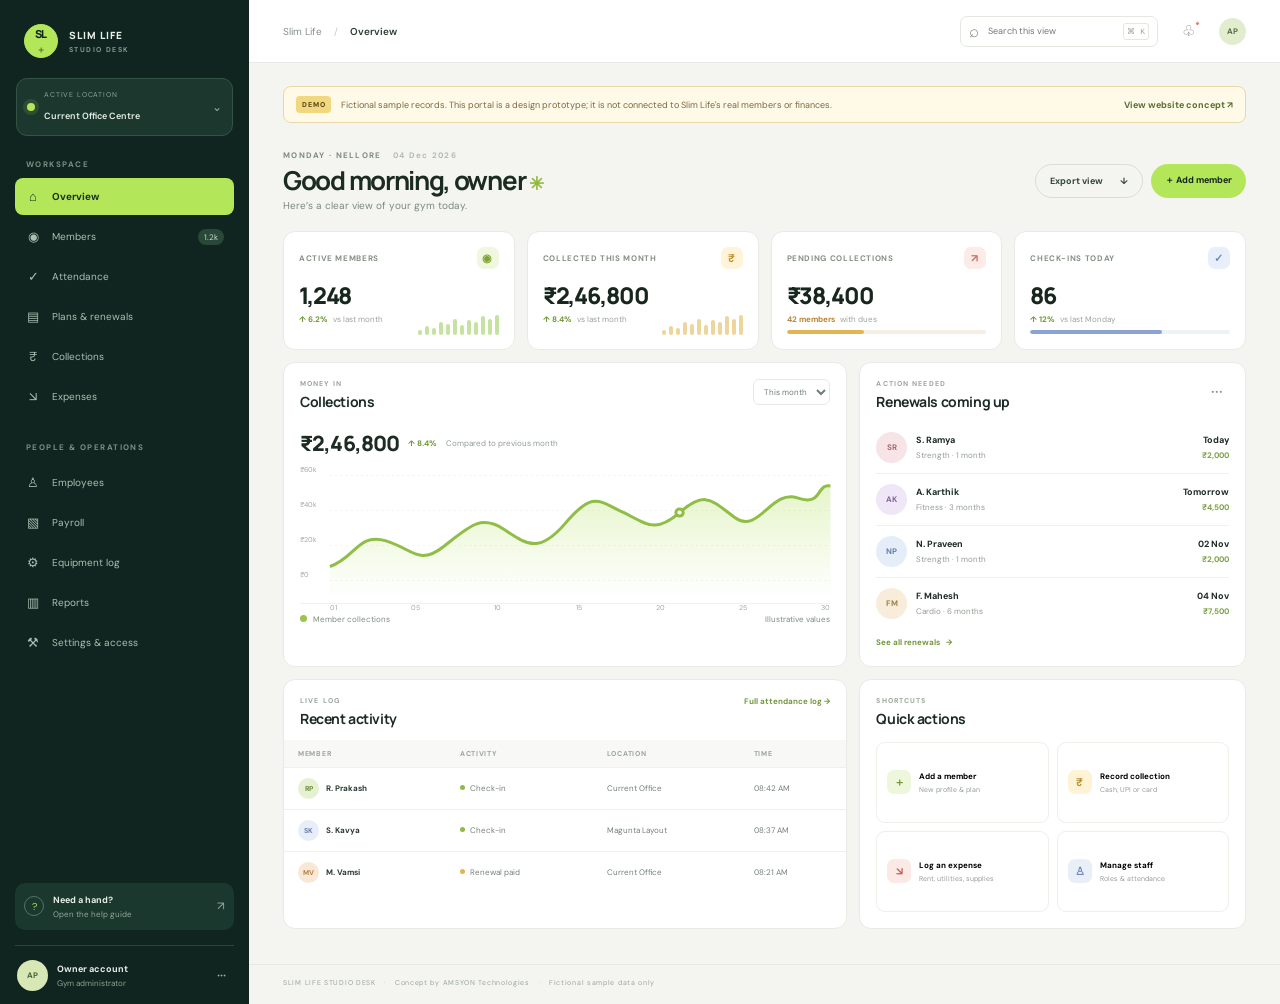
<file: slimlife-gym/portal.html>
<!doctype html>
<html lang="en">
<head>
  <meta charset="utf-8">
  <meta name="viewport" content="width=device-width, initial-scale=1">
  <meta name="theme-color" content="#10251f">
  <title>Slim Life Studio Desk | Portal concept</title>
  <link rel="preconnect" href="https://fonts.googleapis.com">
  <link rel="preconnect" href="https://fonts.gstatic.com" crossorigin>
  <link href="https://fonts.googleapis.com/css2?family=DM+Sans:wght@400;500;600;700&family=Manrope:wght@400;500;600;700;800&display=swap" rel="stylesheet">
  <link rel="stylesheet" href="styles.css">
</head>
<body class="portal-body">
  <div class="portal-shell">
    <aside class="portal-sidebar" id="sidebar">
      <a class="portal-brand" href="index.html"><span class="brand-mark">SL<span>+</span></span><span class="brand-name">SLIM LIFE <small>STUDIO DESK</small></span></a>
      <div class="branch-picker"><span class="branch-dot"></span><span><small>ACTIVE LOCATION</small><b>Current Office Centre</b></span><span class="branch-chevron">⌄</span></div>
      <div class="nav-label">WORKSPACE</div>
      <nav class="portal-nav" aria-label="Portal modules">
        <button class="portal-nav-item active" data-view="dashboard"><span class="nav-icon">⌂</span>Overview</button>
        <button class="portal-nav-item" data-view="members"><span class="nav-icon">◉</span>Members<span class="nav-count">1.2k</span></button>
        <button class="portal-nav-item" data-view="attendance"><span class="nav-icon">✓</span>Attendance</button>
        <button class="portal-nav-item" data-view="plans"><span class="nav-icon">▤</span>Plans & renewals</button>
        <button class="portal-nav-item" data-view="collections"><span class="nav-icon">₹</span>Collections</button>
        <button class="portal-nav-item" data-view="expenses"><span class="nav-icon">↘</span>Expenses</button>
        <div class="nav-label nav-label-spaced">PEOPLE & OPERATIONS</div>
        <button class="portal-nav-item" data-view="employees"><span class="nav-icon">♙</span>Employees</button>
        <button class="portal-nav-item" data-view="payroll"><span class="nav-icon">▧</span>Payroll</button>
        <button class="portal-nav-item" data-view="equipment"><span class="nav-icon">⚙</span>Equipment log</button>
        <button class="portal-nav-item" data-view="reports"><span class="nav-icon">▥</span>Reports</button>
        <button class="portal-nav-item" data-view="settings"><span class="nav-icon">⚒</span>Settings & access</button>
      </nav>
      <div class="sidebar-bottom">
        <div class="help-box"><span>?</span><div><b>Need a hand?</b><small>Open the help guide</small></div><span class="help-arrow">↗</span></div>
        <div class="user-card"><div class="avatar avatar-owner">AP</div><div><b>Owner account</b><small>Gym administrator</small></div><button aria-label="Profile menu">···</button></div>
      </div>
    </aside>

    <main class="portal-main">
      <header class="portal-topbar">
        <button class="sidebar-toggle" id="sidebarToggle" aria-label="Toggle navigation">☰</button>
        <div class="crumb">Slim Life <span>/</span> <b id="breadcrumb">Overview</b></div>
        <div class="topbar-actions">
          <label class="search-box"><span>⌕</span><input id="globalSearch" type="search" placeholder="Search this view" aria-label="Search this view"><kbd>⌘ K</kbd></label>
          <button class="icon-button" aria-label="Notifications">♧<i></i></button>
          <div class="topbar-avatar">AP</div>
        </div>
      </header>

      <div class="portal-content">
        <div class="demo-banner"><span class="demo-pill">DEMO</span><span>Fictional sample records. This portal is a design prototype; it is not connected to Slim Life's real members or finances.</span><a href="index.html">View website concept ↗</a></div>
        <div class="page-heading"><div><div class="date-line">MONDAY · NELLORE <span id="todayDate"></span></div><h1 id="pageTitle">Good morning, owner <span>✳</span></h1><p id="pageSubtitle">Here’s a clear view of your gym today.</p></div><div class="heading-actions"><button class="button button-outline" data-action="export">Export view <span>↓</span></button><button class="button button-lime" data-action="add-member">＋ Add member</button></div></div>

        <section class="dashboard-view" id="dashboardView">
          <div class="metric-grid">
            <article class="metric-card"><div class="metric-label">ACTIVE MEMBERS <span class="metric-icon green">◉</span></div><div class="metric-value">1,248</div><div class="metric-foot"><span class="trend-up">↑ 6.2%</span> <span>vs last month</span></div><div class="spark spark-green"><i></i><i></i><i></i><i></i><i></i><i></i><i></i><i></i><i></i><i></i><i></i><i></i></div></article>
            <article class="metric-card"><div class="metric-label">COLLECTED THIS MONTH <span class="metric-icon yellow">₹</span></div><div class="metric-value">₹2,46,800</div><div class="metric-foot"><span class="trend-up">↑ 8.4%</span> <span>vs last month</span></div><div class="spark spark-yellow"><i></i><i></i><i></i><i></i><i></i><i></i><i></i><i></i><i></i><i></i><i></i><i></i></div></article>
            <article class="metric-card"><div class="metric-label">PENDING COLLECTIONS <span class="metric-icon red">↗</span></div><div class="metric-value">₹38,400</div><div class="metric-foot"><span class="trend-neutral">42 members</span> <span>with dues</span></div><div class="metric-progress"><span></span></div></article>
            <article class="metric-card"><div class="metric-label">CHECK-INS TODAY <span class="metric-icon blue">✓</span></div><div class="metric-value">86</div><div class="metric-foot"><span class="trend-up">↑ 12%</span> <span>vs last Monday</span></div><div class="metric-progress progress-blue"><span></span></div></article>
          </div>

          <div class="main-grid">
            <section class="panel collection-panel">
              <div class="panel-header"><div><div class="panel-kicker">MONEY IN</div><h2>Collections</h2></div><select aria-label="Collection chart period"><option>This month</option><option>Last month</option><option>This week</option></select></div>
              <div class="chart-summary"><b>₹2,46,800</b><span class="trend-up">↑ 8.4%</span><small>Compared to previous month</small></div>
              <div class="chart-wrap">
                <div class="chart-y"><span>₹60k</span><span>₹40k</span><span>₹20k</span><span>₹0</span></div>
                <svg class="collection-chart" viewBox="0 0 680 190" preserveAspectRatio="none" role="img" aria-label="Demo daily collection chart">
                  <defs><linearGradient id="chartFill" x1="0" x2="0" y1="0" y2="1"><stop offset="0%" stop-color="#a5da42" stop-opacity=".28"/><stop offset="100%" stop-color="#a5da42" stop-opacity="0"/></linearGradient></defs>
                  <path class="chart-grid" d="M0 15H680M0 65H680M0 115H680M0 165H680"/>
                  <path class="chart-area" d="M0 145 C35 132 38 97 75 108 S120 145 155 116 S205 71 235 91 S282 130 320 83 S366 52 397 67 S440 100 475 68 S518 50 550 75 S600 34 635 47 S660 26 680 30 V190 H0Z"/>
                  <path class="chart-line" d="M0 145 C35 132 38 97 75 108 S120 145 155 116 S205 71 235 91 S282 130 320 83 S366 52 397 67 S440 100 475 68 S518 50 550 75 S600 34 635 47 S660 26 680 30"/>
                  <circle cx="475" cy="68" r="5" class="chart-point"/>
                </svg>
                <div class="chart-x"><span>01</span><span>05</span><span>10</span><span>15</span><span>20</span><span>25</span><span>30</span></div>
              </div>
              <div class="chart-legend"><span><i></i> Member collections</span><span>Illustrative values</span></div>
            </section>
            <section class="panel renewals-panel">
              <div class="panel-header"><div><div class="panel-kicker">ACTION NEEDED</div><h2>Renewals coming up</h2></div><button class="more-button" aria-label="More renewal actions">···</button></div>
              <div class="renewal-list">
                <div class="renewal-row"><div class="avatar avatar-pink">SR</div><div class="renewal-person"><b>S. Ramya</b><small>Strength · 1 month</small></div><div class="renewal-date"><b>Today</b><small>₹2,000</small></div></div>
                <div class="renewal-row"><div class="avatar avatar-purple">AK</div><div class="renewal-person"><b>A. Karthik</b><small>Fitness · 3 months</small></div><div class="renewal-date"><b>Tomorrow</b><small>₹4,500</small></div></div>
                <div class="renewal-row"><div class="avatar avatar-blue">NP</div><div class="renewal-person"><b>N. Praveen</b><small>Strength · 1 month</small></div><div class="renewal-date"><b>02 Nov</b><small>₹2,000</small></div></div>
                <div class="renewal-row"><div class="avatar avatar-amber">FM</div><div class="renewal-person"><b>F. Mahesh</b><small>Cardio · 6 months</small></div><div class="renewal-date"><b>04 Nov</b><small>₹7,500</small></div></div>
              </div>
              <button class="panel-link" data-goto="plans">See all renewals <span>→</span></button>
            </section>
          </div>

          <div class="lower-grid">
            <section class="panel activity-panel">
              <div class="panel-header"><div><div class="panel-kicker">LIVE LOG</div><h2>Recent activity</h2></div><button class="panel-link" data-goto="attendance">Full attendance log →</button></div>
              <div class="activity-table-wrap"><table><thead><tr><th>MEMBER</th><th>ACTIVITY</th><th>LOCATION</th><th>TIME</th></tr></thead><tbody>
                <tr><td><span class="table-member"><span class="mini-avatar av-green">RP</span><b>R. Prakash</b></span></td><td><span class="status-dot status-green"></span>Check-in</td><td>Current Office</td><td>08:42 AM</td></tr>
                <tr><td><span class="table-member"><span class="mini-avatar av-blue">SK</span><b>S. Kavya</b></span></td><td><span class="status-dot status-green"></span>Check-in</td><td>Magunta Layout</td><td>08:37 AM</td></tr>
                <tr><td><span class="table-member"><span class="mini-avatar av-orange">MV</span><b>M. Vamsi</b></span></td><td><span class="status-dot status-yellow"></span>Renewal paid</td><td>Current Office</td><td>08:21 AM</td></tr>
              </tbody></table></div>
            </section>
            <section class="panel quick-actions-panel">
              <div class="panel-header"><div><div class="panel-kicker">SHORTCUTS</div><h2>Quick actions</h2></div></div>
              <div class="quick-action-grid">
                <button data-action="add-member"><span class="quick-icon quick-lime">＋</span><b>Add a member</b><small>New profile & plan</small></button>
                <button data-action="record-collection"><span class="quick-icon quick-yellow">₹</span><b>Record collection</b><small>Cash, UPI or card</small></button>
                <button data-action="add-expense"><span class="quick-icon quick-red">↘</span><b>Log an expense</b><small>Rent, utilities, supplies</small></button>
                <button data-goto="employees"><span class="quick-icon quick-blue">♙</span><b>Manage staff</b><small>Roles & attendance</small></button>
              </div>
            </section>
          </div>
        </section>

        <section class="module-view" id="moduleView" hidden></section>
      </div>
      <footer class="portal-footer">SLIM LIFE STUDIO DESK <span>·</span> Concept by AMSYON Technologies <span>·</span> Fictional sample data only</footer>
    </main>
  </div>

  <dialog class="action-dialog" id="actionDialog">
    <form method="dialog" class="dialog-dismiss"><button class="dialog-close" aria-label="Close">×</button></form>
    <div class="dialog-kicker">SLIM LIFE STUDIO DESK</div>
    <h2 id="dialogTitle">Add a member</h2>
    <p id="dialogCopy">This prototype keeps demo entries in this browser only.</p>
    <form id="actionForm">
      <div id="formFields" class="form-fields"></div>
      <div class="dialog-actions"><button class="button button-outline" type="button" id="cancelDialog">Cancel</button><button class="button button-lime" type="submit" id="submitDialog">Add to demo</button></div>
    </form>
  </dialog>
  <script src="portal.js"></script>
</body>
</html>
</file>
<file: slimlife-gym/styles.css>
:root {
  --ink:#13241e; --ink-soft:#263b31; --forest:#10251f; --forest-2:#18362d;
  --lime:#b4e65a; --lime-deep:#92c23e; --paper:#f3f4ec; --white:#fffefa;
  --muted:#77847a; --line:#e5e9df; --red:#bd5c50; --blue:#607cbb; --yellow:#d69f3e;
  --font-display:"Manrope",Arial,sans-serif; --font-body:"DM Sans",Arial,sans-serif;
  --r-sm:10px; --r-md:16px; --r-lg:24px; --r-xl:32px;
  --shadow:0 18px 48px rgba(15,35,28,.08);
}
*{box-sizing:border-box}html{scroll-behavior:smooth}body{margin:0;font-family:var(--font-body);color:var(--ink);background:var(--paper)}button,input,select{font:inherit}a{color:inherit}button{cursor:pointer}
.concept-note{height:30px;background:var(--lime);color:#22351a;text-align:center;font-size:10px;font-weight:700;letter-spacing:.11em;text-transform:uppercase;display:grid;place-items:center}
.site-header{height:82px;padding:0 5.3vw;display:flex;align-items:center;justify-content:space-between;background:var(--forest);color:#f5f6ef;border-bottom:1px solid rgba(255,255,255,.11);position:relative;z-index:5}
.brand,.portal-brand{display:flex;align-items:center;gap:11px;text-decoration:none;color:inherit}.brand-mark{height:39px;width:39px;display:grid;place-items:center;border:1px solid rgba(255,255,255,.4);border-radius:50%;font-family:var(--font-display);font-weight:800;font-size:13px;letter-spacing:-.08em}.brand-mark span{color:var(--lime)}.brand-name{font:800 12px var(--font-display);letter-spacing:.1em}.brand-name small{display:block;margin-top:3px;font:600 8px var(--font-body);letter-spacing:.2em;color:#a9b9ad}
.site-nav{display:flex;align-items:center;gap:35px}.site-nav a{text-decoration:none;font-size:12px;color:#c8d0ca}.site-nav a:hover{color:var(--lime)}.site-nav .nav-portal{color:var(--lime);border:1px solid rgba(180,230,90,.45);padding:12px 15px;border-radius:99px}.nav-portal span{padding-left:8px}.mobile-menu{display:none;border:0;color:white;background:none;font-size:22px}
.hero{min-height:625px;background:var(--forest);color:#f5f7ef;padding:75px 8.4vw 64px;display:grid;grid-template-columns:1.02fr .98fr;align-items:center;position:relative;overflow:hidden}.hero-copy{position:relative;z-index:2}.eyebrow,.section-kicker,.panel-kicker,.dialog-kicker{font-size:9px;letter-spacing:.2em;font-weight:700;color:#adc0b4}.pulse-dot{display:inline-block;width:7px;height:7px;border-radius:50%;background:var(--lime);margin:0 8px 1px 0;box-shadow:0 0 0 5px rgba(180,230,90,.1)}h1,h2,h3,p{margin-top:0}h1,h2{font-family:var(--font-display);letter-spacing:-.065em}h1{font-size:clamp(58px,8vw,104px);line-height:.99;margin:24px 0 25px;font-weight:700}h1 em,h2 em{font-weight:500;color:var(--lime);font-style:normal}.hero-copy>p{font-size:15px;line-height:1.8;color:#bac9bf;max-width:430px;margin-bottom:27px}.hero-actions{display:flex;align-items:center;gap:24px}.button{display:inline-flex;align-items:center;justify-content:center;gap:17px;border:0;border-radius:100px;padding:14px 20px;font-size:11px;font-weight:700;text-decoration:none;transition:transform .2s,background .2s}.button:hover{transform:translateY(-2px)}.button-lime{background:var(--lime);color:#15231a}.button-lime:hover{background:#c2f071}.button-dark{background:var(--forest);color:white}.button-outline{border:1px solid #d9ded5;background:transparent;color:#34443a}.text-link{font-size:11px;color:#d8e1da;text-decoration:none}.text-link span{padding-left:7px;color:var(--lime)}.hero-proof{display:flex;align-items:center;gap:11px;margin-top:55px;color:#9cab9f;font-size:9px;letter-spacing:.04em}.proof-icon{color:var(--lime);font-size:16px}.proof-sep{color:#557364}.hero-art{height:440px;max-width:520px;position:relative;display:grid;place-items:center;margin-left:auto;width:100%}.art-glow{position:absolute;width:310px;height:310px;border-radius:50%;background:#a5da42;filter:blur(100px);opacity:.17}.art-ring{position:absolute;width:350px;height:350px;border:1px solid rgba(192,220,182,.14);border-radius:50%}.art-ring:before,.art-ring:after{content:"";position:absolute;border:1px solid rgba(192,220,182,.1);border-radius:50%}.art-ring:before{inset:25px}.art-ring:after{inset:68px}.barbell{height:240px;display:flex;align-items:center;position:relative;z-index:1;filter:drop-shadow(0 30px 22px rgba(0,0,0,.35));transform:rotate(-20deg)}.bar{height:12px;width:240px;background:linear-gradient(180deg,#d7e3ca,#728a73);border-radius:6px;box-shadow:0 3px 0 #344d3e}.plate{display:block;background:linear-gradient(120deg,#284c3b,#142d22 60%,#48634a);border:1px solid #829678;border-radius:9px;box-shadow:inset 4px 0 10px rgba(218,247,180,.12),inset -4px 0 10px rgba(0,0,0,.3)}.plate-small{height:95px;width:16px}.plate-mid{height:156px;width:25px}.plate-large{height:205px;width:32px}.art-label{position:absolute;z-index:2;font-size:8px;letter-spacing:.18em;line-height:1.8;color:#a6b7a7}.art-label b{color:#eaf2e6;font-size:10px}.art-label-top{top:42px;left:25px}.art-label-bottom{bottom:46px;right:3px}.art-index{position:absolute;bottom:12px;left:27px;color:var(--lime);font-size:9px;letter-spacing:.2em}.art-index span{color:#708777}.hero-side-text{writing-mode:vertical-rl;position:absolute;right:25px;top:50%;transform:translateY(-50%);font-size:8px;letter-spacing:.26em;color:#789084}
.ticker{height:60px;background:var(--lime);color:#263a1d;display:flex;align-items:center;overflow:hidden;white-space:nowrap}.ticker div{font:800 11px var(--font-display);letter-spacing:.24em;word-spacing:5px;min-width:max-content}.ticker span{margin:0 20px;color:#6e9634}
.section{padding:105px 9vw}.approach{background:var(--paper)}.section-kicker{color:#829184}.approach-grid,.programs-heading,.location-top{display:grid;grid-template-columns:1fr 1fr;gap:60px;align-items:end;margin-top:20px}.approach h2,.programs h2,.locations h2,.join-panel h2{font-size:clamp(42px,5.2vw,68px);line-height:1.03;margin:0}.approach h2 em,.programs h2 em,.locations h2 em{color:#7ea538}.large-copy{font-size:15px;line-height:1.85;color:#65736a;max-width:480px;margin-bottom:20px}.arrow-link{font-size:11px;font-weight:700;text-decoration:none;border-bottom:1px solid #aab5a5;padding-bottom:9px}.arrow-link span{color:#769b31;margin-left:10px}.approach-cards{display:grid;grid-template-columns:repeat(3,1fr);gap:14px;margin-top:59px}.approach-card{min-height:175px;padding:22px 22px 25px;background:#e9ece2;border-radius:var(--r-md);position:relative}.card-number{font-size:10px;color:#7ea538;font-weight:700;letter-spacing:.12em}.approach-card h3{font:700 16px var(--font-display);margin:28px 0 8px}.approach-card p{font-size:11px;line-height:1.7;color:#68776c;max-width:265px;margin-bottom:0}
.programs{background:#e8eadd}.programs-heading{align-items:end;margin:0 0 47px}.programs-heading>p,.location-top>p{font-size:13px;line-height:1.8;color:#68766c;max-width:400px;margin-bottom:4px}.program-list{border-top:1px solid #cbd2c4}.program-list article{display:grid;grid-template-columns:80px 1fr 35px;align-items:center;padding:22px 0;border-bottom:1px solid #cbd2c4}.program-index{font-size:10px;color:#7b8a7c}.program-list h3{font:700 19px var(--font-display);margin:0 0 6px}.program-list p{font-size:11px;color:#718075;margin:0}.program-arrow{font-size:19px;color:#779b35}
.locations{background:var(--forest);color:#f2f5ee}.locations .section-kicker{color:#91a397}.locations h2 em{color:var(--lime)}.location-top{margin:0 0 47px}.location-top>p{color:#aab9ae}.location-grid{display:grid;grid-template-columns:repeat(4,1fr);gap:12px}.location-card{min-height:197px;padding:20px;background:#18352b;border:1px solid #365242;border-radius:var(--r-md);display:flex;flex-direction:column}.location-card.location-main{background:var(--lime);color:#1a2b1e;border-color:var(--lime)}.location-number{font-size:8px;letter-spacing:.16em;color:#99ad9c}.location-main .location-number{color:#536c31}.location-card h3{font:700 16px var(--font-display);margin:39px 0 6px}.location-card p{font-size:10px;color:#a5b5a8;margin:0 0 16px}.location-main p{color:#546644}.location-card a{margin-top:auto;text-decoration:none;font-size:9px;color:#e1ebdf}.location-main a{color:#263a20}.location-card a span{margin-left:6px}.locations-source{font-size:9px;color:#8ba094;margin-top:18px}
.join-panel{margin:0;background:var(--lime);padding:86px 10vw;text-align:center;position:relative;overflow:hidden}.join-panel .section-kicker{color:#52683a}.join-panel h2{font-size:clamp(42px,5vw,66px);margin:18px 0}.join-panel h2 em{color:#2c4422}.join-panel p{color:#526344;font-size:12px;margin:0 auto 22px;line-height:1.7}.join-orbit{position:absolute;left:7%;top:48px;width:98px;height:98px;border:1px solid rgba(24,52,24,.22);border-radius:50%;display:grid;place-items:center;font:800 19px var(--font-display);color:rgba(22,50,25,.57);transform:rotate(-12deg)}.join-orbit span{color:#6c8f35}
.site-footer{background:#0c1d18;color:#eaf0e9;padding:34px 8.5vw;display:flex;align-items:center;justify-content:space-between;gap:25px}.brand-footer .brand-mark{width:34px;height:34px;font-size:11px}.brand-footer .brand-name{font-size:10px}.footer-links{display:flex;gap:20px}.footer-links a{color:#9eaea2;text-decoration:none;font-size:9px}.footer-note{text-align:right;font-size:8px;line-height:1.7;color:#829387}
.portal-body{background:#f4f5f0;color:#1c2b23;min-height:100vh}.portal-shell{min-height:100vh;display:flex}.portal-sidebar{width:249px;background:#10251f;color:#e9f0e9;padding:22px 15px 12px;display:flex;flex-direction:column;flex-shrink:0}.portal-brand{padding:2px 9px 20px}.portal-brand .brand-mark{background:var(--lime);border-color:var(--lime);color:var(--forest);width:34px;height:34px;font-size:11px}.portal-brand .brand-mark span{color:#617e35}.portal-brand .brand-name{font-size:10px}.portal-brand .brand-name small{font-size:7px;color:#93a69a}.branch-picker{display:flex;align-items:center;gap:9px;background:#1c382e;border:1px solid #345345;border-radius:11px;padding:11px 10px;margin:0 1px 23px}.branch-dot{width:8px;height:8px;border-radius:50%;background:var(--lime);box-shadow:0 0 0 4px rgba(180,230,90,.12)}.branch-picker span:nth-child(2){flex:1}.branch-picker small{display:block;color:#8da395;font-size:7px;letter-spacing:.12em;margin-bottom:4px}.branch-picker b{font-size:9px;font-weight:600}.branch-chevron{font-size:12px;color:#9bad9f}.nav-label{font-size:8px;color:#799083;letter-spacing:.18em;font-weight:700;padding:0 11px 9px}.portal-nav{display:flex;flex-direction:column;gap:3px}.portal-nav-item{border:0;background:none;color:#afbeb3;text-align:left;display:flex;align-items:center;gap:11px;border-radius:8px;padding:10px;font-size:10px}.portal-nav-item:hover{background:#19382d;color:white}.portal-nav-item.active{background:var(--lime);color:#18301d;font-weight:700}.nav-icon{width:16px;text-align:center;font-size:13px}.nav-count{margin-left:auto;background:#29483a;border-radius:12px;padding:3px 6px;color:#cbd9cb;font-size:8px}.portal-nav-item.active .nav-count{background:#d6f0ab;color:#365328}.nav-label-spaced{margin-top:24px}.sidebar-bottom{margin-top:auto}.help-box{margin:0 0 15px;padding:11px 9px;background:#1a382d;border-radius:10px;display:flex;gap:9px;align-items:center}.help-box>span:first-child{width:20px;height:20px;border:1px solid #557364;border-radius:50%;display:grid;place-items:center;font-size:10px;color:var(--lime)}.help-box div{flex:1}.help-box b,.help-box small{display:block}.help-box b{font-size:9px}.help-box small{font-size:8px;color:#94a69a;margin-top:3px}.help-arrow{font-size:12px;color:#96a99c}.user-card{border-top:1px solid #2d4639;padding:14px 2px 1px;display:flex;gap:9px;align-items:center}.user-card div:nth-child(2){flex:1}.user-card b,.user-card small{display:block}.user-card b{font-size:9px}.user-card small{font-size:8px;color:#8fa195;margin-top:3px}.user-card button{border:0;background:none;color:#9eaea1}.avatar{width:31px;height:31px;border-radius:50%;display:grid;place-items:center;font-size:8px;font-weight:700}.avatar-owner{background:#d7e7b5;color:#49612b}
.portal-main{min-width:0;flex:1;display:flex;flex-direction:column}.portal-topbar{height:63px;background:#fff;border-bottom:1px solid #e7e9e4;padding:0 34px;display:flex;align-items:center;justify-content:space-between}.crumb{font-size:10px;color:#859087}.crumb span{padding:0 9px;color:#c3cac1}.crumb b{color:#2a3b2e;font-weight:600}.topbar-actions{display:flex;align-items:center;gap:18px}.search-box{height:31px;display:flex;align-items:center;gap:7px;border:1px solid #e4e8e0;border-radius:7px;padding:0 8px;color:#849085}.search-box>span{font-size:17px}.search-box input{border:0;outline:0;width:130px;font-size:9px;background:transparent}.search-box kbd{font-size:8px;border:1px solid #e3e7df;border-radius:3px;padding:3px;color:#9aa59b}.icon-button{border:0;background:none;color:#7a887c;font-size:15px;position:relative}.icon-button i{width:5px;height:5px;position:absolute;top:1px;right:1px;background:#ed806c;border:1px solid white;border-radius:50%}.topbar-avatar{height:27px;width:27px;border-radius:50%;display:grid;place-items:center;font-size:8px;font-weight:700;background:#e2edcf;color:#536d31}.sidebar-toggle{display:none}
.portal-content{padding:23px 34px 35px;max-width:1440px;width:100%;margin:0 auto;flex:1}.demo-banner{border:1px solid #ead7a7;background:#fff9e8;border-radius:8px;padding:9px 12px;display:flex;align-items:center;gap:10px;font-size:9px;color:#7b6840}.demo-pill{background:#f1d77f;color:#594711;border-radius:4px;padding:4px 6px;font-weight:800;font-size:7px;letter-spacing:.12em}.demo-banner a{margin-left:auto;color:#586d36;font-weight:700;text-decoration:none;white-space:nowrap}.page-heading{display:flex;align-items:center;justify-content:space-between;margin:27px 0 19px}.date-line{font-size:8px;letter-spacing:.16em;color:#7d8b7e;font-weight:700}.date-line span{margin-left:8px;color:#b2bbb0}.page-heading h1{font-size:26px;letter-spacing:-.05em;color:#1b2b22;margin:8px 0 5px}.page-heading h1 span{color:#91b93f;font-size:18px}.page-heading p{font-size:10px;color:#7b897e;margin:0}.heading-actions{display:flex;gap:8px}.heading-actions .button{padding:10px 14px;font-size:9px}.metric-grid{display:grid;grid-template-columns:repeat(4,1fr);gap:12px}.metric-card,.panel{background:#fff;border:1px solid #e8ebe5;border-radius:12px}.metric-card{padding:15px 15px 13px;min-height:119px;position:relative;overflow:hidden}.metric-label{font-size:8px;letter-spacing:.08em;color:#849086;font-weight:700;display:flex;justify-content:space-between;align-items:center}.metric-icon{width:22px;height:22px;border-radius:7px;display:grid;place-items:center;font-weight:700;font-size:11px}.metric-icon.green{background:#eff7df;color:#7ca333}.metric-icon.yellow{background:#fff3d8;color:#c4902c}.metric-icon.red{background:#fcebe7;color:#cb7564}.metric-icon.blue{background:#e8effb;color:#7188b9}.metric-value{font:800 23px var(--font-display);letter-spacing:-.05em;margin:10px 0 3px;color:#17271e}.metric-foot{font-size:8px;color:#9aa49b}.metric-foot span+span{margin-left:3px}.trend-up{color:#719936;font-weight:700}.trend-neutral{color:#ba8534;font-weight:700}.spark{position:absolute;right:15px;bottom:14px;height:20px;display:flex;align-items:flex-end;gap:3px;opacity:.75}.spark i{width:4px;background:#b4d881;border-radius:3px}.spark i:nth-child(1){height:5px}.spark i:nth-child(2){height:9px}.spark i:nth-child(3){height:7px}.spark i:nth-child(4){height:13px}.spark i:nth-child(5){height:11px}.spark i:nth-child(6){height:16px}.spark i:nth-child(7){height:10px}.spark i:nth-child(8){height:15px}.spark i:nth-child(9){height:13px}.spark i:nth-child(10){height:19px}.spark i:nth-child(11){height:16px}.spark i:nth-child(12){height:20px}.spark-yellow i{background:#e9c87c}.metric-progress{position:absolute;left:15px;right:15px;bottom:15px;height:4px;border-radius:4px;background:#f6eee2;overflow:hidden}.metric-progress span{display:block;width:39%;height:100%;background:#e1b553;border-radius:4px}.progress-blue{background:#edf1f8}.progress-blue span{width:66%;background:#8ca4d1}
.main-grid{display:grid;grid-template-columns:1.46fr 1fr;gap:12px;margin-top:12px}.panel{padding:16px}.panel-header{display:flex;align-items:flex-start;justify-content:space-between;gap:12px}.panel-kicker{color:#9ba59b;font-size:7px;letter-spacing:.16em}.panel-header h2{font:700 14px var(--font-display);letter-spacing:-.03em;margin:4px 0 0}.panel-header select{border:1px solid #e6e9e3;background:#fff;border-radius:6px;color:#707d72;font-size:8px;padding:6px}.chart-summary{margin-top:18px;display:flex;align-items:center;gap:9px}.chart-summary b{font:800 21px var(--font-display);letter-spacing:-.04em}.chart-summary .trend-up{font-size:8px}.chart-summary small{font-size:8px;color:#929d93}.chart-wrap{height:133px;position:relative;margin:8px 0 3px 30px}.chart-y{position:absolute;left:-30px;top:0;bottom:19px;display:flex;flex-direction:column;justify-content:space-between;font-size:7px;color:#9da79d}.collection-chart{width:100%;height:100%;overflow:visible}.chart-grid{stroke:#edf0eb;stroke-width:1;stroke-dasharray:3 4;fill:none}.chart-area{fill:url(#chartFill)}.chart-line{fill:none;stroke:#8fbd45;stroke-width:3;vector-effect:non-scaling-stroke}.chart-point{fill:#fff;stroke:#8fbd45;stroke-width:3;vector-effect:non-scaling-stroke}.chart-x{display:flex;justify-content:space-between;color:#9da79d;font-size:7px}.chart-legend{display:flex;justify-content:space-between;border-top:1px solid #eff1ed;padding-top:10px;margin-top:5px;font-size:8px;color:#7e8c80}.chart-legend span:first-child{display:flex;align-items:center;gap:6px}.chart-legend i{display:block;width:7px;height:7px;border-radius:50%;background:#9bc44e}.renewal-list{margin-top:11px}.renewal-row{display:flex;align-items:center;padding:10px 0;border-bottom:1px solid #f0f1ed;gap:9px}.renewal-row:last-child{border-bottom:0}.avatar-pink{background:#f7e4e7;color:#aa6570}.avatar-purple{background:#efe6f7;color:#82649f}.avatar-blue{background:#e4edf8;color:#637eab}.avatar-amber{background:#f8eddb;color:#a17d42}.renewal-person{flex:1}.renewal-person b,.renewal-person small,.renewal-date b,.renewal-date small{display:block}.renewal-person b,.renewal-date b{font-size:9px}.renewal-person small,.renewal-date small{font-size:8px;color:#929d93;margin-top:4px}.renewal-date{text-align:right}.renewal-date small{color:#7ca044;font-weight:700}.panel-link{border:0;background:none;color:#73973b;font-size:8px;font-weight:700;text-decoration:none;padding:0}.panel-link span{margin-left:4px}.more-button{border:0;background:none;color:#879489;font-size:18px}.lower-grid{display:grid;grid-template-columns:1.46fr 1fr;gap:12px;margin-top:12px}.activity-panel{padding:16px 0 0;overflow:hidden}.activity-panel .panel-header{padding:0 16px 12px}.activity-table-wrap{overflow:auto}.activity-table-wrap table{width:100%;border-collapse:collapse;white-space:nowrap}.activity-table-wrap th{text-align:left;padding:9px 14px;background:#f8f9f6;color:#9aa49b;font-size:7px;letter-spacing:.1em}.activity-table-wrap td{padding:10px 14px;border-top:1px solid #f0f1ed;font-size:8px;color:#748077}.activity-table-wrap td:first-child{color:#2b3b30}.table-member{display:flex;align-items:center;gap:7px}.table-member b{font-size:8px}.mini-avatar{width:21px;height:21px;border-radius:50%;display:grid;place-items:center;font-size:7px;font-weight:700}.av-green{background:#e6f1d4;color:#6b8936}.av-blue{background:#e7eef8;color:#627fae}.av-orange{background:#f8e8d5;color:#b08043}.status-dot{display:inline-block;width:5px;height:5px;border-radius:50%;margin:0 5px 1px 0}.status-green{background:#8fba49}.status-yellow{background:#e2b456}
.quick-actions-panel .panel-header{margin-bottom:14px}.quick-action-grid{display:grid;grid-template-columns:1fr 1fr;gap:8px}.quick-action-grid button{min-height:81px;text-align:left;border:1px solid #edf0e9;background:#fff;border-radius:9px;padding:10px;display:grid;grid-template-columns:24px 1fr;column-gap:8px;align-content:center}.quick-action-grid button:hover{border-color:#bad78b;background:#fbfdf8}.quick-icon{grid-row:span 2;width:24px;height:24px;border-radius:7px;display:grid;place-items:center;font-size:11px;font-weight:700}.quick-lime{background:#eef7dc;color:#709630}.quick-yellow{background:#fff3d6;color:#bb8d30}.quick-red{background:#fae9e4;color:#bc685a}.quick-blue{background:#e9eff9;color:#6c86b5}.quick-action-grid b{font-size:8px;align-self:end}.quick-action-grid small{font-size:7px;color:#939e94;margin-top:4px}
.portal-footer{padding:13px 34px 17px;font-size:7px;letter-spacing:.1em;color:#9aa49b;border-top:1px solid #e7e9e4}.portal-footer span{color:#bcc5b9;padding:0 6px}
.module-view .module-toolbar{display:flex;justify-content:space-between;align-items:center;margin:18px 0 12px;gap:10px}.module-view .module-toolbar p{font-size:9px;color:#7d8a7f;margin:0}.module-table-panel{background:white;border:1px solid #e8ebe5;border-radius:12px;overflow:auto}.module-view table{border-collapse:collapse;width:100%;min-width:650px}.module-view th{background:#f8f9f6;text-align:left;padding:11px 14px;color:#98a299;letter-spacing:.1em;font-size:7px}.module-view td{padding:12px 14px;border-top:1px solid #eef0eb;font-size:9px;color:#58665b}.module-view td:first-child{font-weight:600;color:#27382c}.state-badge{display:inline-flex;align-items:center;padding:4px 7px;border-radius:20px;font-size:7px;font-weight:700}.state-active,.state-paid,.state-present{background:#edf6dc;color:#6a8e30}.state-due,.state-pending,.state-review{background:#fff4dc;color:#a77a2c}.state-expired,.state-overdue{background:#fae8e4;color:#b45d50}.module-stat-strip{display:grid;grid-template-columns:repeat(3,1fr);gap:10px;margin-bottom:12px}.module-stat{background:#fff;border:1px solid #e8ebe5;border-radius:10px;padding:14px}.module-stat small,.module-stat b{display:block}.module-stat small{font-size:8px;letter-spacing:.1em;color:#8d998f}.module-stat b{font:800 20px var(--font-display);margin-top:7px}.empty-state{padding:30px;text-align:center;color:#879388;font-size:10px}
.action-dialog{width:min(440px,calc(100% - 28px));border:1px solid #e5e9df;border-radius:18px;padding:26px;background:#fffefa;color:var(--ink);box-shadow:0 25px 80px rgba(10,25,17,.25)}.action-dialog::backdrop{background:rgba(14,30,22,.5);backdrop-filter:blur(3px)}.dialog-dismiss{margin:0}.dialog-close{float:right;border:0;background:#f0f2ec;border-radius:50%;width:27px;height:27px;color:#647267;font-size:18px;line-height:1}.dialog-kicker{color:#8a9a8c;font-size:8px}.action-dialog h2{font:800 24px var(--font-display);letter-spacing:-.05em;margin:11px 0 5px}.action-dialog>p{font-size:10px;color:#7e8a80;line-height:1.6}.form-fields{display:grid;grid-template-columns:1fr 1fr;gap:11px;margin:20px 0}.form-field{display:flex;flex-direction:column;gap:5px}.form-field.full{grid-column:1/-1}.form-field label{font-size:8px;font-weight:700;color:#69766c}.form-field input,.form-field select{border:1px solid #dfe5da;border-radius:8px;padding:10px;font-size:10px;background:white;color:#25362a;outline:none}.form-field input:focus,.form-field select:focus{border-color:#9cc74b;box-shadow:0 0 0 3px rgba(156,199,75,.15)}.dialog-actions{display:flex;justify-content:flex-end;gap:8px}.dialog-actions .button{font-size:9px;padding:10px 14px}
@media(max-width:1050px){.site-header{padding:0 4vw}.site-nav{gap:20px}.hero{padding-left:7vw;padding-right:7vw}.section{padding-left:7vw;padding-right:7vw}.metric-grid{grid-template-columns:repeat(2,1fr)}.portal-sidebar{width:218px}.portal-content{padding-left:22px;padding-right:22px}.portal-topbar{padding:0 22px}}
@media(max-width:760px){.site-header{height:70px;padding:0 20px}.mobile-menu{display:block}.site-nav{display:none;position:absolute;top:69px;left:0;right:0;padding:18px 22px 22px;background:var(--forest);flex-direction:column;align-items:stretch;gap:16px;border-top:1px solid #31483c}.site-nav.is-open{display:flex}.site-nav .nav-portal{text-align:center}.hero{display:block;padding:66px 25px 40px;min-height:0}.hero h1{font-size:64px}.hero-art{height:310px;width:100%;margin:38px auto 0}.art-ring{width:260px;height:260px}.barbell{transform:rotate(-20deg) scale(.77)}.hero-side-text{right:8px;font-size:7px}.hero-proof{flex-wrap:wrap;margin-top:35px}.section{padding:70px 25px}.approach-grid,.programs-heading,.location-top{grid-template-columns:1fr;gap:22px}.approach-cards{grid-template-columns:1fr;margin-top:33px}.approach-card{min-height:150px}.approach-card h3{margin-top:20px}.programs-heading{margin-bottom:30px}.program-list article{grid-template-columns:40px 1fr 22px}.program-list h3{font-size:16px}.location-grid{grid-template-columns:1fr 1fr}.location-card{min-height:170px;padding:15px}.location-card h3{font-size:14px;margin-top:30px}.join-panel{padding:70px 25px}.join-orbit{display:none}.site-footer{padding:28px 25px;flex-wrap:wrap}.footer-links{order:3;width:100%;flex-wrap:wrap}.footer-note{margin-left:auto}.portal-shell{display:block}.portal-sidebar{position:fixed;z-index:20;top:0;bottom:0;left:0;width:250px;transform:translateX(-102%);transition:transform .2s;box-shadow:10px 0 32px rgba(0,0,0,.15)}.portal-sidebar.is-open{transform:translateX(0)}.sidebar-toggle{display:block;border:0;background:none;color:#506052;font-size:16px;margin-right:10px}.portal-topbar{height:56px;padding:0 14px;justify-content:flex-start}.crumb{flex:1}.topbar-actions{gap:9px}.search-box{width:31px;overflow:hidden;padding:0 7px;border-color:transparent}.search-box:focus-within{position:absolute;left:55px;right:100px;width:auto;background:white;z-index:2;border-color:#e4e8e0}.search-box input{width:100px;min-width:0}.search-box kbd{display:none}.portal-content{padding:14px 12px 25px}.demo-banner{align-items:flex-start;line-height:1.5;flex-wrap:wrap}.demo-banner a{margin-left:auto}.page-heading{align-items:flex-start;gap:12px;flex-direction:column;margin:20px 0 15px}.page-heading h1{font-size:23px}.heading-actions{width:100%}.heading-actions .button{flex:1}.metric-grid{gap:8px}.metric-card{padding:12px;min-height:107px}.metric-value{font-size:19px}.metric-label{font-size:7px}.metric-progress{left:12px;right:12px;bottom:12px}.spark{right:10px;bottom:10px}.main-grid,.lower-grid{grid-template-columns:1fr}.main-grid{gap:9px;margin-top:9px}.lower-grid{gap:9px;margin-top:9px}.panel{padding:13px}.activity-panel{padding:13px 0 0}.activity-panel .panel-header{padding:0 13px 10px}.chart-wrap{height:125px}.portal-footer{padding:12px;font-size:6px}.module-stat-strip{gap:6px}.module-stat{padding:10px}.module-stat b{font-size:16px}}
@media(max-width:390px){.location-grid{grid-template-columns:1fr}.hero h1{font-size:56px}.hero-actions{align-items:flex-start;flex-direction:column;gap:16px}.metric-grid{grid-template-columns:1fr 1fr}.metric-value{font-size:17px}.metric-label{letter-spacing:0}.topbar-avatar{display:none}}
</file>
